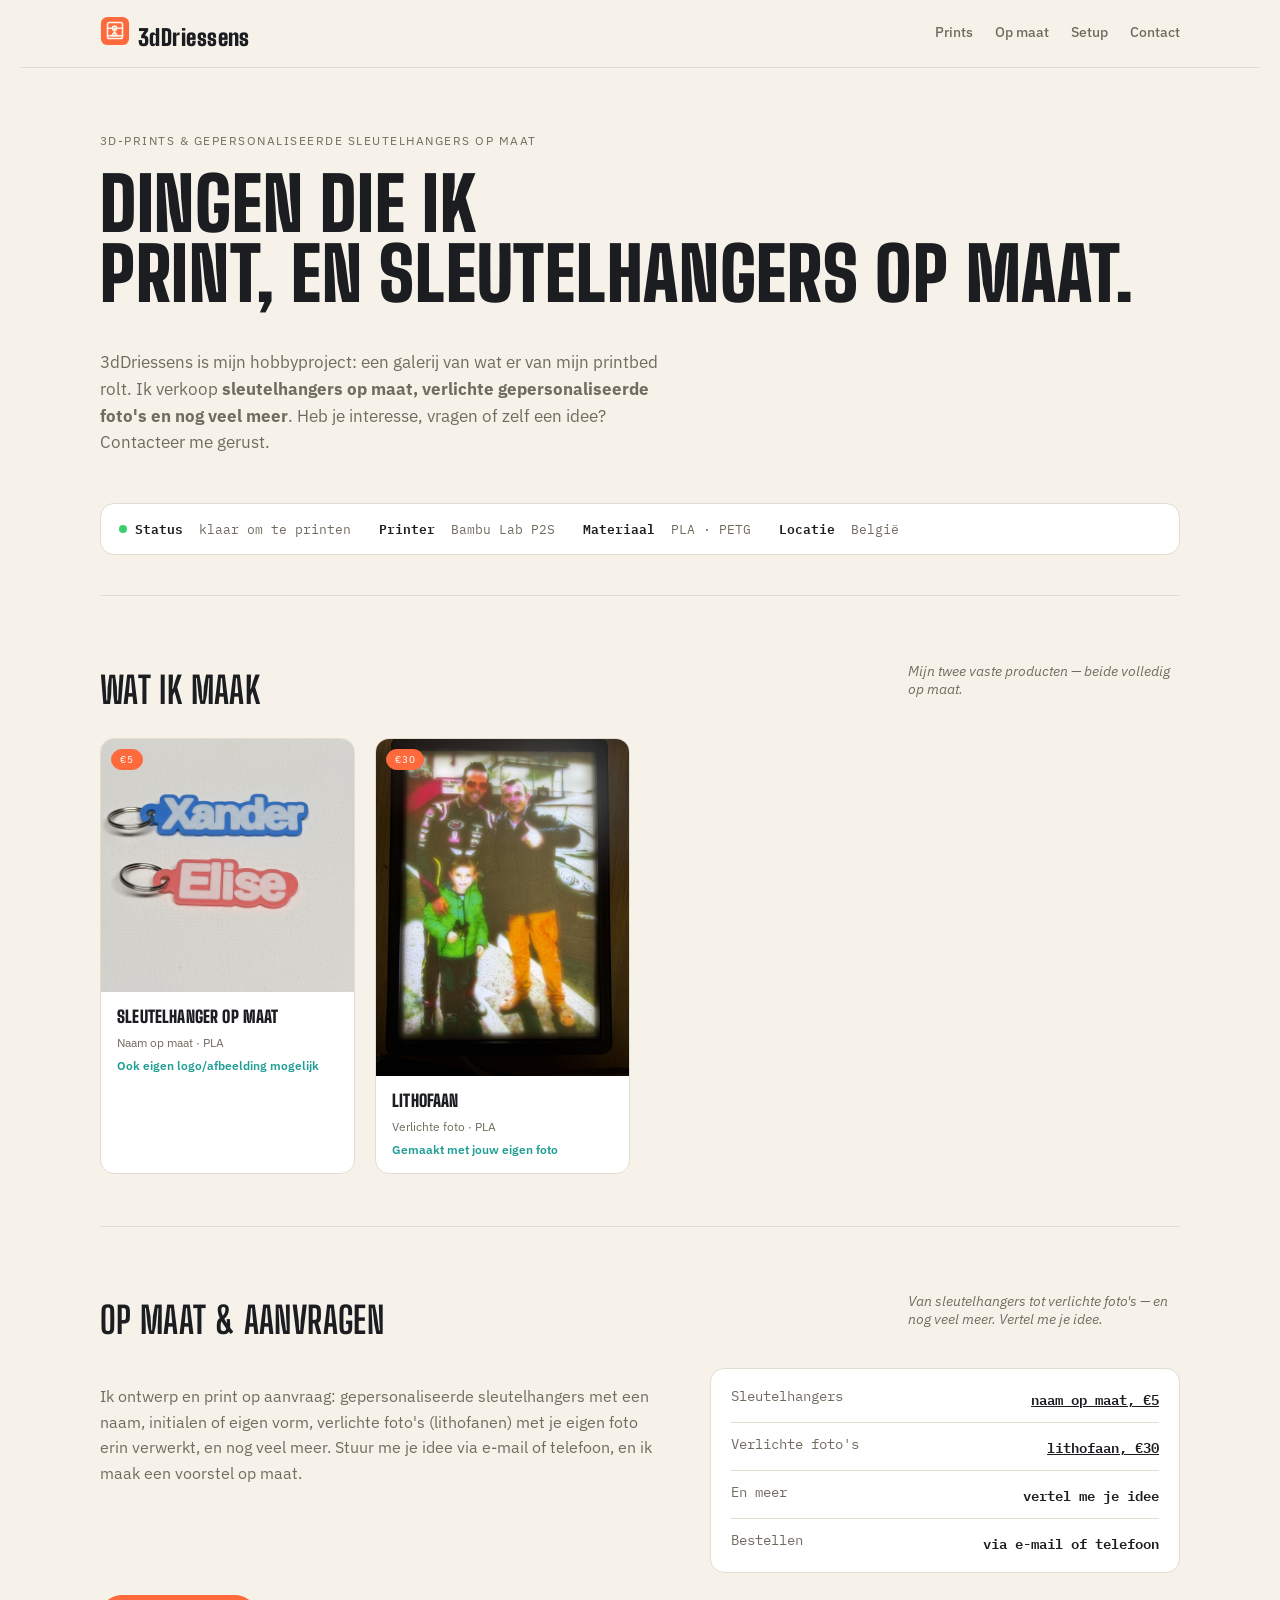
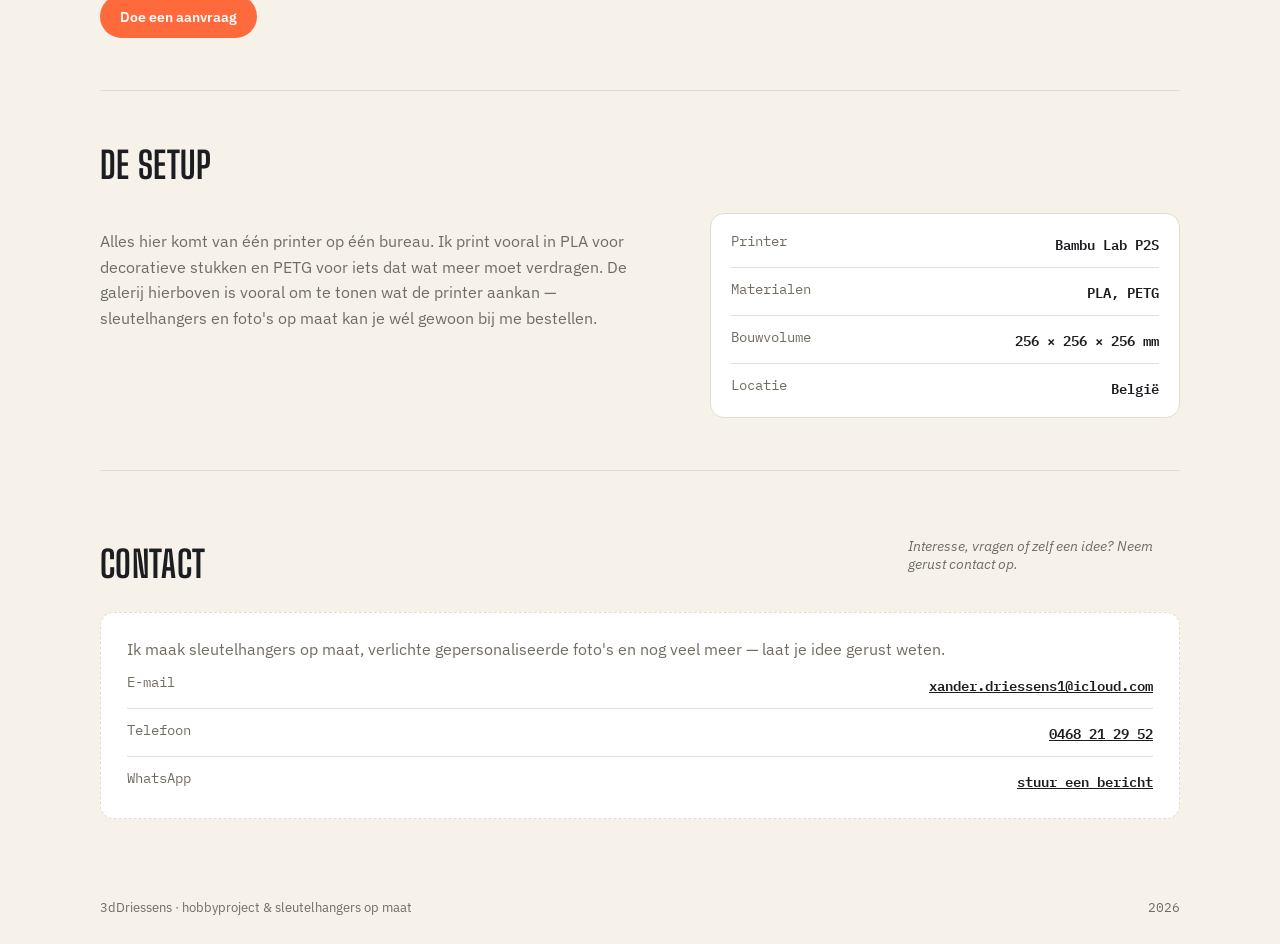
<file: index.html>
<!doctype html>
<html lang="nl">
<head>
<meta charset="UTF-8">
<meta name="viewport" content="width=device-width, initial-scale=1">
<title>3dDriessens</title>
<meta name="description" content="Persoonlijke 3D-printgalerij van 3dDriessens: sleutelhangers op maat, verlichte gepersonaliseerde foto's en meer.">
<meta property="og:type" content="website">
<meta property="og:url" content="https://3ddriessens.github.io/">
<meta property="og:title" content="3dDriessens — Sleutelhangers & verlichte foto's op maat">
<meta property="og:description" content="Persoonlijke 3D-prints uit België: gepersonaliseerde sleutelhangers en verlichte foto's (lithofanen), volledig op maat.">
<meta property="og:image" content="https://3ddriessens.github.io/images/og-image.jpg">
<meta property="og:image:width" content="1200">
<meta property="og:image:height" content="630">
<meta name="twitter:card" content="summary_large_image">
<link rel="preconnect" href="https://fonts.googleapis.com">
<link href="https://fonts.googleapis.com/css2?family=Big+Shoulders+Display:wght@700;900&family=IBM+Plex+Sans:wght@400;500;600&family=IBM+Plex+Mono:wght@400;500&display=swap" rel="stylesheet">
<link rel="stylesheet" href="style.css">
<link rel="icon" href="favicon.svg" type="image/svg+xml">
<link rel="alternate icon" href="favicon-32.png">
<link rel="apple-touch-icon" href="favicon-180.png">
</head>
<body>

<header class="site">
  <div class="wrap nav">
    <div class="brand">
      <svg class="logo" viewBox="0 0 64 64" width="30" height="30" aria-hidden="true"><rect x="2" y="2" width="60" height="60" rx="14" fill="#ff6a3d"/><g fill="none" stroke="#f6f2ea" stroke-width="3.4" stroke-linecap="round" stroke-linejoin="round"><rect x="16" y="14" width="32" height="34" rx="4"/><path d="M16 26 H48"/><rect x="27" y="22" width="8" height="8" rx="1.5"/><path d="M31 30 V38"/><path d="M16 42 H48"/><path d="M25 42 L31 34 L37 42 Z"/></g></svg>
      <strong>3dDriessens</strong>
    </div>
    <nav class="navlinks">
      <a href="#prints">Prints</a>
      <a href="#op-maat">Op maat</a>
      <a href="#setup">Setup</a>
      <a href="#contact">Contact</a>
    </nav>
  </div>
</header>

<main class="wrap">
  <section class="hero">
    <div class="eyebrow">3D-prints &amp; gepersonaliseerde sleutelhangers op maat</div>
    <h1>Dingen die ik<br>print, en sleutel&shy;hangers op maat.</h1>
    <p class="lede">3dDriessens is mijn hobbyproject: een galerij van wat er van mijn printbed rolt. Ik verkoop <strong>sleutelhangers op maat, verlichte gepersonaliseerde foto's en nog veel meer</strong>. Heb je interesse, vragen of zelf een idee? Contacteer me gerust.</p>
    <div class="statusbar mono">
      <span class="item"><span class="dot on"></span><b>Status</b>&nbsp;klaar om te printen</span>
      <span class="item"><b>Printer</b>&nbsp;Bambu Lab P2S</span>
      <span class="item"><b>Materiaal</b>&nbsp;PLA · PETG</span>
      <span class="item"><b>Locatie</b>&nbsp;België</span>
    </div>
  </section>

  <section id="prints">
    <div class="sec-head">
      <h2>Wat ik maak</h2>
      <p class="sec-note">Mijn twee vaste producten — beide volledig op maat.</p>
    </div>
    <div class="grid">

      <a class="card" href="product-sleutelhanger.html">
        <div class="thumb">
          <span class="badge" style="background:var(--accent);color:var(--accent-ink);border-color:var(--accent);">&euro;5</span>
          <img src="images/sleutelhanger-1.jpg" alt="Sleutelhangers op maat met de namen Xander en Elise">
        </div>
        <div class="card-body">
          <h3>Sleutelhanger op maat</h3>
          <div class="spec">Naam op maat &middot; PLA</div>
          <div class="spec" style="color:var(--accent-2);font-weight:600;">Ook eigen logo/afbeelding mogelijk</div>
        </div>
      </a>

      <a class="card" href="product-lithofaan.html">
        <div class="thumb">
          <span class="badge" style="background:var(--accent);color:var(--accent-ink);border-color:var(--accent);">&euro;30</span>
          <img src="images/lithofaan-1.jpg" alt="Verlichte lithofaan met een persoonlijke foto">
        </div>
        <div class="card-body">
          <h3>Lithofaan</h3>
          <div class="spec">Verlichte foto &middot; PLA</div>
          <div class="spec" style="color:var(--accent-2);font-weight:600;">Gemaakt met jouw eigen foto</div>
        </div>
      </a>

    </div>
  </section>

  <section id="op-maat">
    <div class="sec-head">
      <h2>Op maat &amp; aanvragen</h2>
      <p class="sec-note">Van sleutelhangers tot verlichte foto's — en nog veel meer. Vertel me je idee.</p>
    </div>
    <div class="setup">
      <p>Ik ontwerp en print op aanvraag: gepersonaliseerde sleutelhangers met een naam, initialen of eigen vorm, verlichte foto's (lithofanen) met je eigen foto erin verwerkt, en nog veel meer. Stuur me je idee via e-mail of telefoon, en ik maak een voorstel op maat.</p>
      <div class="spec-table mono">
        <div class="spec-row"><span>Sleutelhangers</span><span><a href="product-sleutelhanger.html">naam op maat, &euro;5</a></span></div>
        <div class="spec-row"><span>Verlichte foto's</span><span><a href="product-lithofaan.html">lithofaan, &euro;30</a></span></div>
        <div class="spec-row"><span>En meer</span><span>vertel me je idee</span></div>
        <div class="spec-row"><span>Bestellen</span><span>via e-mail of telefoon</span></div>
      </div>
    </div>
    <a href="#contact" class="btn">Doe een aanvraag</a>
  </section>

  <section id="setup">
    <div class="sec-head">
      <h2>De setup</h2>
    </div>
    <div class="setup">
      <p>Alles hier komt van één printer op één bureau. Ik print vooral in PLA voor decoratieve stukken en PETG voor iets dat wat meer moet verdragen. De galerij hierboven is vooral om te tonen wat de printer aankan — sleutelhangers en foto's op maat kan je wél gewoon bij me bestellen.</p>
      <div class="spec-table mono">
        <div class="spec-row"><span>Printer</span><span>Bambu Lab P2S</span></div>
        <div class="spec-row"><span>Materialen</span><span>PLA, PETG</span></div>
        <div class="spec-row"><span>Bouwvolume</span><span>256 × 256 × 256 mm</span></div>
        <div class="spec-row"><span>Locatie</span><span>België</span></div>
      </div>
    </div>
  </section>

  <section id="contact">
    <div class="sec-head">
      <h2>Contact</h2>
      <p class="sec-note">Interesse, vragen of zelf een idee? Neem gerust contact op.</p>
    </div>
    <div class="contact-box">
      <p>Ik maak sleutelhangers op maat, verlichte gepersonaliseerde foto's en nog veel meer — laat je idee gerust weten.</p>
      <div class="spec-table mono" style="border:none;background:transparent;padding:0;margin-top:4px;">
        <div class="spec-row"><span>E-mail</span><span><a href="mailto:xander.driessens1@icloud.com">xander.driessens1@icloud.com</a></span></div>
        <div class="spec-row"><span>Telefoon</span><span><a href="tel:+32468212952">0468 21 29 52</a></span></div>
        <div class="spec-row"><span>WhatsApp</span><span><a href="https://wa.me/32468212952" target="_blank" rel="noopener">stuur een bericht</a></span></div>
      </div>
    </div>
  </section>
</main>

<footer class="wrap">
  <span>3dDriessens · hobbyproject &amp; sleutelhangers op maat</span>
  <span class="mono">2026</span>
</footer>

</body>
</html>
</file>
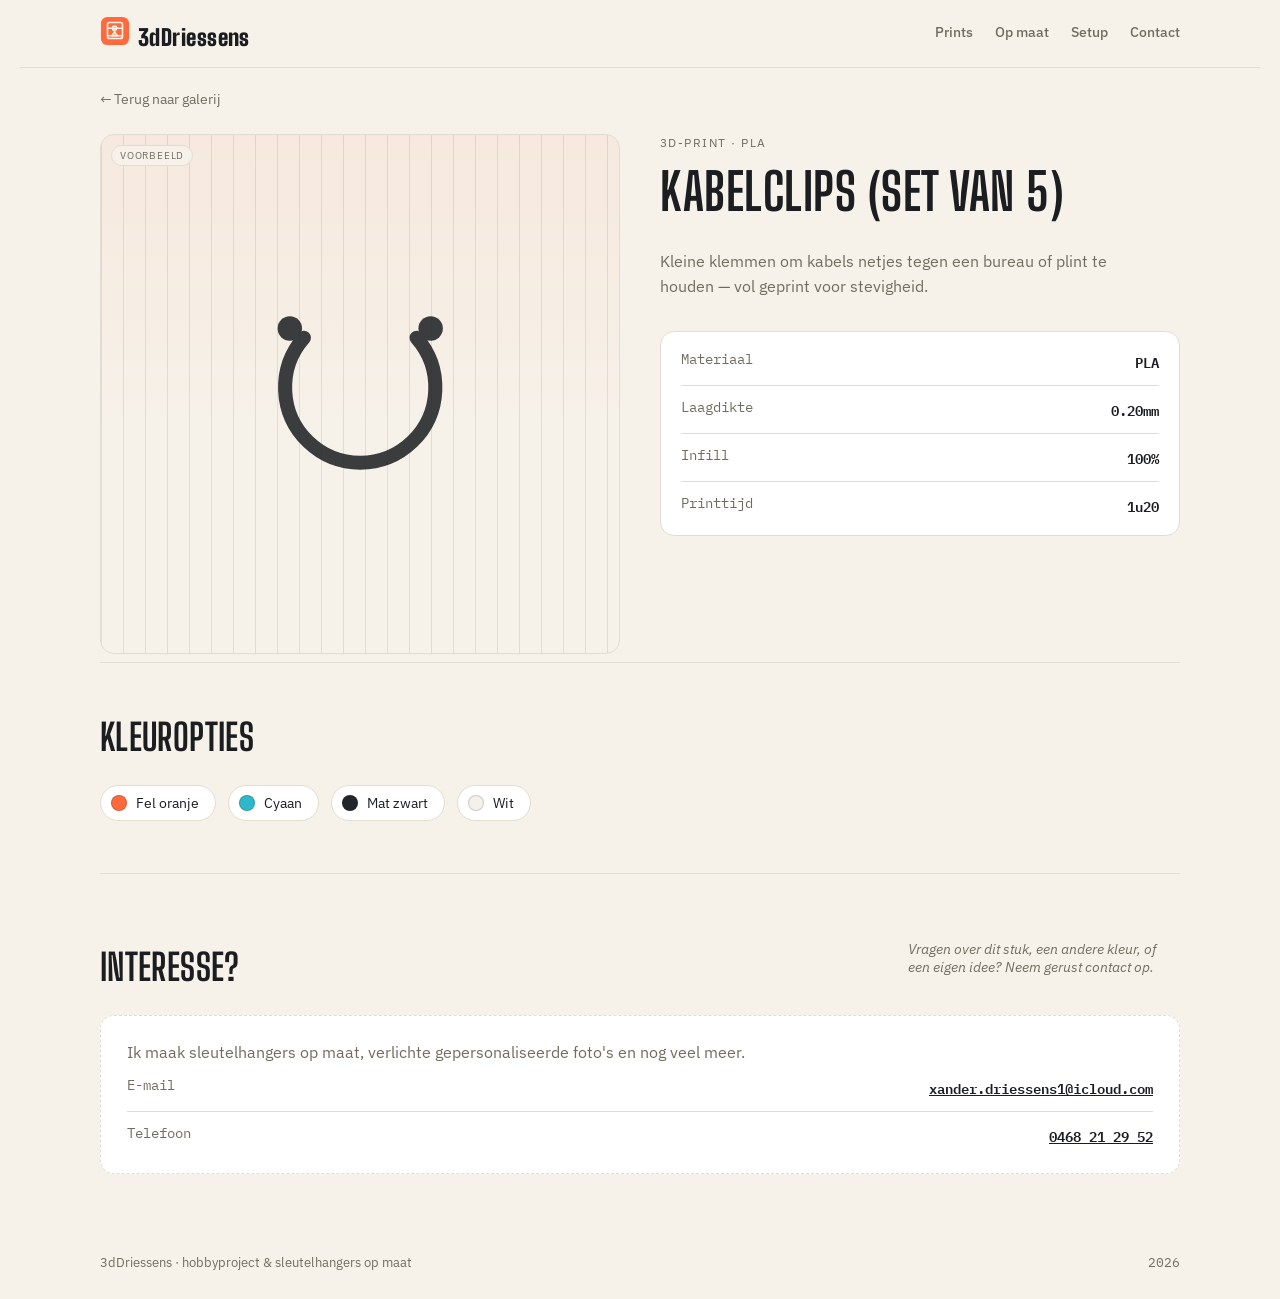
<file: product-kabelclips.html>
<!doctype html>
<html lang="nl">
<head>
<meta charset="UTF-8">
<meta name="viewport" content="width=device-width, initial-scale=1">
<title>Kabelclips (set van 5) — 3dDriessens</title>
<meta name="description" content="Kleine klemmen om kabels netjes tegen een bureau of plint te houden — vol geprint voor stevigheid.">
<link rel="preconnect" href="https://fonts.googleapis.com">
<link href="https://fonts.googleapis.com/css2?family=Big+Shoulders+Display:wght@700;900&family=IBM+Plex+Sans:wght@400;500;600&family=IBM+Plex+Mono:wght@400;500&display=swap" rel="stylesheet">
<link rel="stylesheet" href="style.css">
<link rel="icon" href="favicon.svg" type="image/svg+xml">
<link rel="alternate icon" href="favicon-32.png">
<link rel="apple-touch-icon" href="favicon-180.png">
</head>
<body>

<header class="site">
  <div class="wrap nav">
    <div class="brand">
      <svg class="logo" viewBox="0 0 64 64" width="30" height="30" aria-hidden="true"><rect x="2" y="2" width="60" height="60" rx="14" fill="#ff6a3d"/><g fill="none" stroke="#f6f2ea" stroke-width="3.4" stroke-linecap="round" stroke-linejoin="round"><rect x="16" y="14" width="32" height="34" rx="4"/><path d="M16 26 H48"/><rect x="27" y="22" width="8" height="8" rx="1.5"/><path d="M31 30 V38"/><path d="M16 42 H48"/><path d="M25 42 L31 34 L37 42 Z"/></g></svg>
      <strong>3dDriessens</strong>
    </div>
    <nav class="navlinks">
      <a href="index.html#prints">Prints</a>
      <a href="index.html#op-maat">Op maat</a>
      <a href="index.html#setup">Setup</a>
      <a href="index.html#contact">Contact</a>
    </nav>
  </div>
</header>

<main class="wrap">
  <a class="back-link" href="index.html">&larr; Terug naar galerij</a>

  <section class="detail-hero">
    <div class="detail-image">
      <span class="badge">voorbeeld</span>
      <svg viewBox="0 0 64 64" fill="none" stroke-width="3" stroke-linecap="round" stroke-linejoin="round">
        <path d="M20 20 A16 16 0 1 0 44 20"/>
            <circle cx="17" cy="18" r="2.6" fill="currentColor" stroke="none"/>
            <circle cx="47" cy="18" r="2.6" fill="currentColor" stroke="none"/>
      </svg>
    </div>
    <div class="detail-info">
      <div class="eyebrow">3D-print · PLA</div>
      <h1>Kabelclips (set van 5)</h1>
      <p class="lede">Kleine klemmen om kabels netjes tegen een bureau of plint te houden — vol geprint voor stevigheid.</p>
      <div class="spec-table mono">
        <div class="spec-row"><span>Materiaal</span><span>PLA</span></div>
        <div class="spec-row"><span>Laagdikte</span><span>0.20mm</span></div>
        <div class="spec-row"><span>Infill</span><span>100%</span></div>
        <div class="spec-row"><span>Printtijd</span><span>1u20</span></div>
      </div>
    </div>
  </section>

  <section>
    <div class="sec-head">
      <h2>Kleuropties</h2>
    </div>
    <div class="color-grid">
      <div class="color-chip"><span class="chip-dot" style="background:#ff6a3d"></span>Fel oranje</div>
      <div class="color-chip"><span class="chip-dot" style="background:#2fb8c9"></span>Cyaan</div>
      <div class="color-chip"><span class="chip-dot" style="background:#22252a"></span>Mat zwart</div>
      <div class="color-chip"><span class="chip-dot" style="background:#f4f1ea"></span>Wit</div>
    </div>
    
  </section>

  <section id="contact">
    <div class="sec-head">
      <h2>Interesse?</h2>
      <p class="sec-note">Vragen over dit stuk, een andere kleur, of een eigen idee? Neem gerust contact op.</p>
    </div>
    <div class="contact-box">
      <p>Ik maak sleutelhangers op maat, verlichte gepersonaliseerde foto's en nog veel meer.</p>
      <div class="spec-table mono" style="border:none;background:transparent;padding:0;margin-top:4px;">
        <div class="spec-row"><span>E-mail</span><span><a href="mailto:xander.driessens1@icloud.com">xander.driessens1@icloud.com</a></span></div>
        <div class="spec-row"><span>Telefoon</span><span><a href="tel:+32468212952">0468 21 29 52</a></span></div>
      </div>
    </div>
  </section>
</main>

<footer class="wrap">
  <span>3dDriessens · hobbyproject &amp; sleutelhangers op maat</span>
  <span class="mono">2026</span>
</footer>

</body>
</html>
</file>
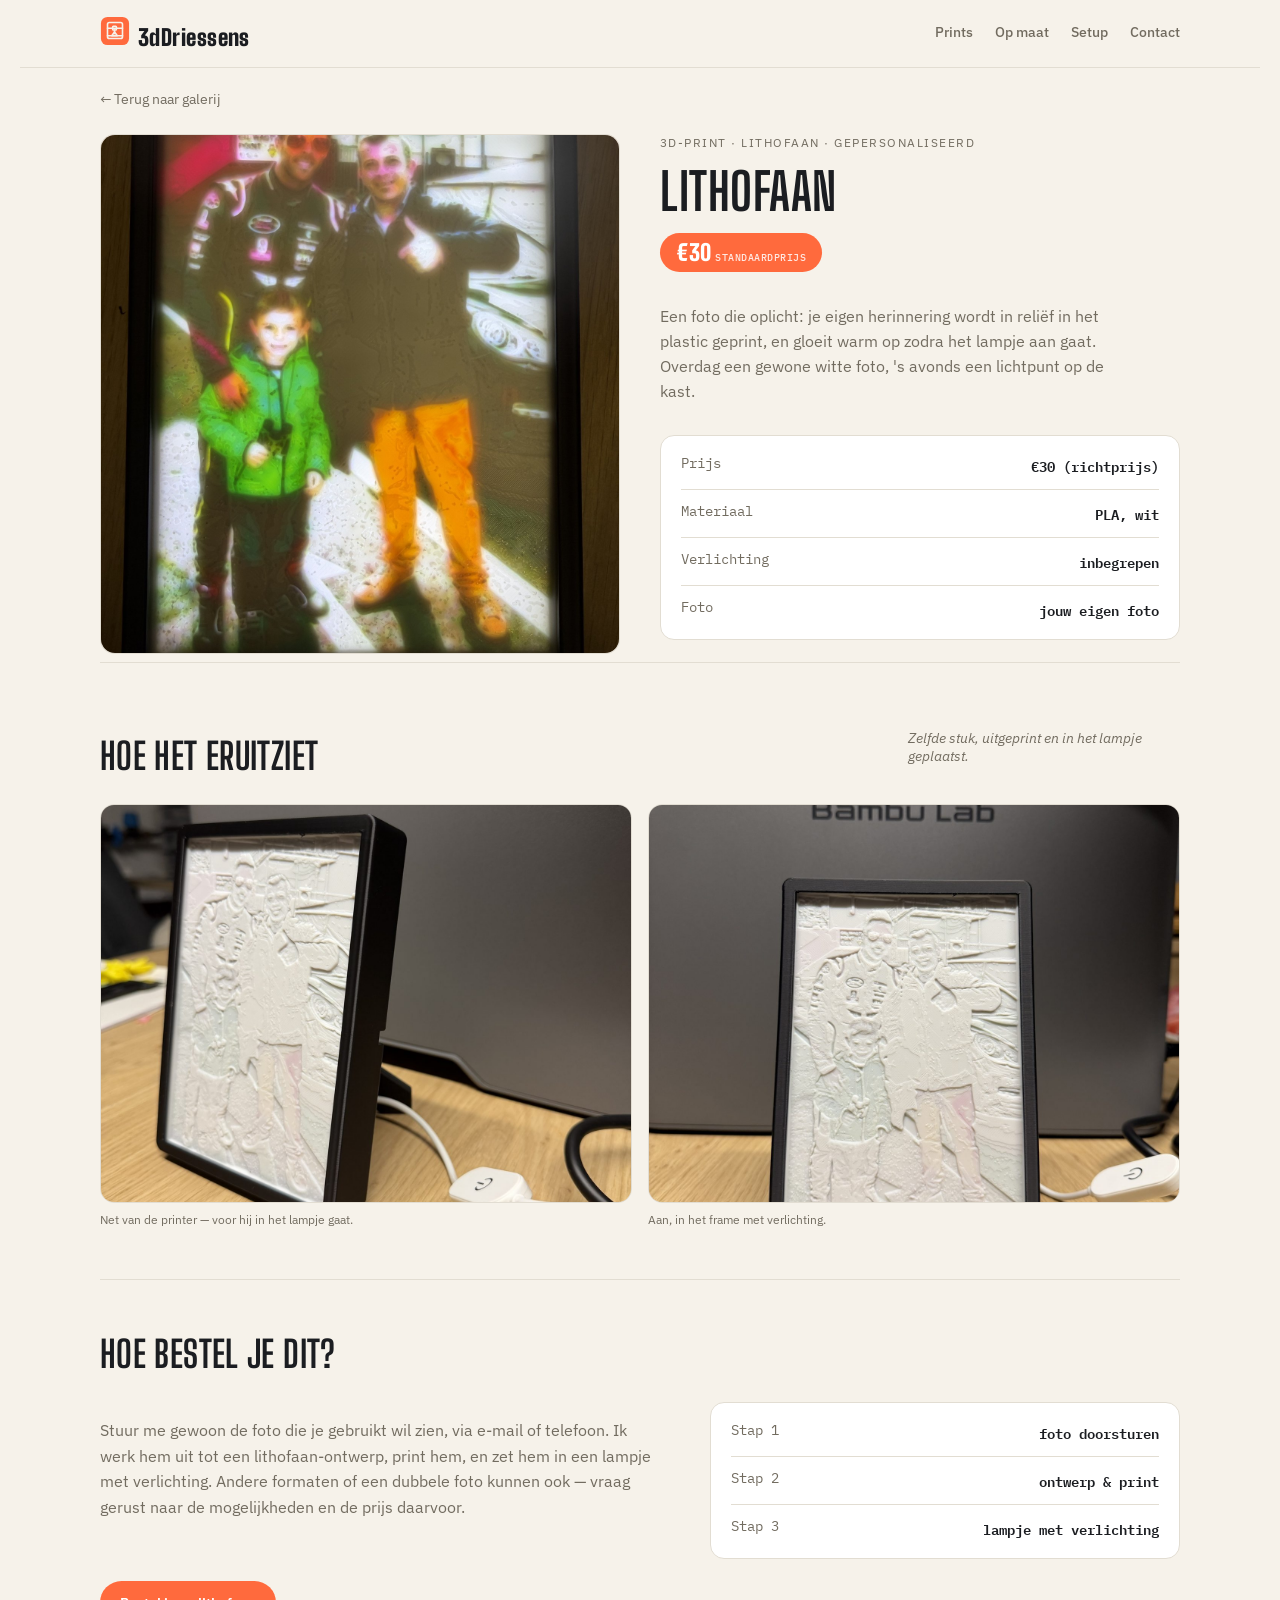
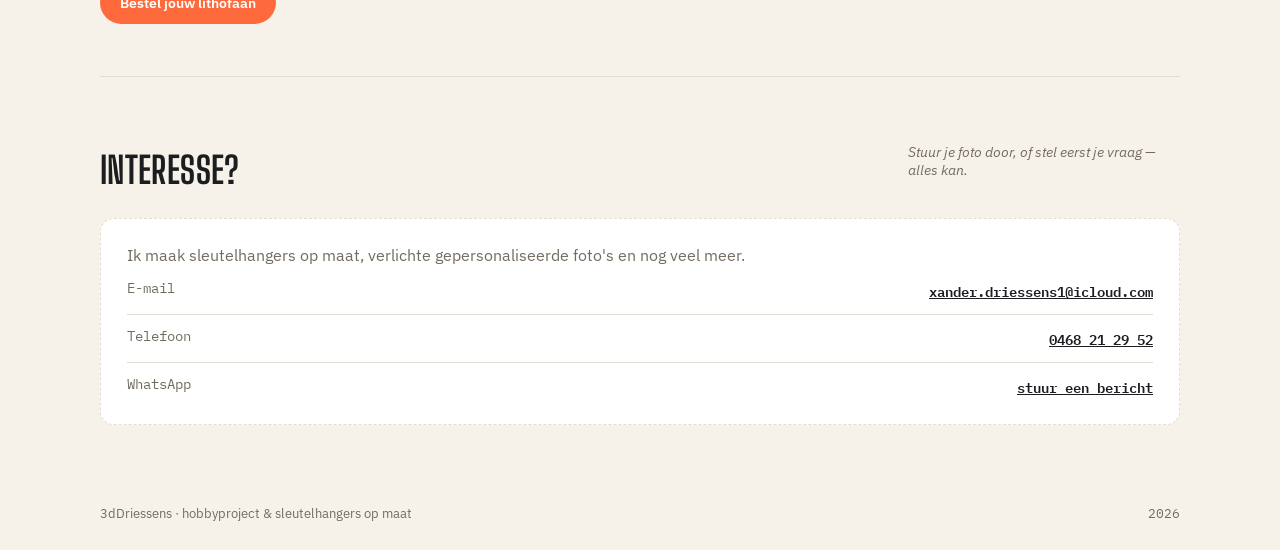
<file: product-lithofaan.html>
<!doctype html>
<html lang="nl">
<head>
<meta charset="UTF-8">
<meta name="viewport" content="width=device-width, initial-scale=1">
<title>Lithofaan — 3dDriessens</title>
<meta name="description" content="Een verlichte lithofaan van je eigen foto, 3D-geprint met ingebouwde verlichting. Vanaf €30.">
<meta property="og:type" content="website">
<meta property="og:url" content="https://3ddriessens.github.io/product-lithofaan.html">
<meta property="og:title" content="Lithofaan — 3dDriessens">
<meta property="og:description" content="Een verlichte lithofaan van je eigen foto, 3D-geprint met ingebouwde verlichting. Vanaf €30.">
<meta property="og:image" content="https://3ddriessens.github.io/images/og-image.jpg">
<meta property="og:image:width" content="1200">
<meta property="og:image:height" content="630">
<meta name="twitter:card" content="summary_large_image">
<link rel="preconnect" href="https://fonts.googleapis.com">
<link href="https://fonts.googleapis.com/css2?family=Big+Shoulders+Display:wght@700;900&family=IBM+Plex+Sans:wght@400;500;600&family=IBM+Plex+Mono:wght@400;500&display=swap" rel="stylesheet">
<link rel="stylesheet" href="style.css">
<link rel="icon" href="favicon.svg" type="image/svg+xml">
<link rel="alternate icon" href="favicon-32.png">
<link rel="apple-touch-icon" href="favicon-180.png">
</head>
<body>

<header class="site">
  <div class="wrap nav">
    <div class="brand">
      <svg class="logo" viewBox="0 0 64 64" width="30" height="30" aria-hidden="true"><rect x="2" y="2" width="60" height="60" rx="14" fill="#ff6a3d"/><g fill="none" stroke="#f6f2ea" stroke-width="3.4" stroke-linecap="round" stroke-linejoin="round"><rect x="16" y="14" width="32" height="34" rx="4"/><path d="M16 26 H48"/><rect x="27" y="22" width="8" height="8" rx="1.5"/><path d="M31 30 V38"/><path d="M16 42 H48"/><path d="M25 42 L31 34 L37 42 Z"/></g></svg>
      <strong>3dDriessens</strong>
    </div>
    <nav class="navlinks">
      <a href="index.html#prints">Prints</a>
      <a href="index.html#op-maat">Op maat</a>
      <a href="index.html#setup">Setup</a>
      <a href="index.html#contact">Contact</a>
    </nav>
  </div>
</header>

<main class="wrap">
  <a class="back-link" href="index.html">&larr; Terug naar galerij</a>

  <section class="detail-hero">
    <div class="detail-image">
      <img src="images/lithofaan-1.jpg" alt="Verlichte lithofaan met een persoonlijke foto, in het donker">
    </div>
    <div class="detail-info">
      <div class="eyebrow">3D-print &middot; lithofaan &middot; gepersonaliseerd</div>
      <h1>Lithofaan</h1>
      <div class="price-tag">&euro;30 <small>standaardprijs</small></div>
      <p class="lede">Een foto die oplicht: je eigen herinnering wordt in reliëf in het plastic geprint, en gloeit warm op zodra het lampje aan gaat. Overdag een gewone witte foto, 's avonds een lichtpunt op de kast.</p>
      <div class="spec-table mono">
        <div class="spec-row"><span>Prijs</span><span>&euro;30 (richtprijs)</span></div>
        <div class="spec-row"><span>Materiaal</span><span>PLA, wit</span></div>
        <div class="spec-row"><span>Verlichting</span><span>inbegrepen</span></div>
        <div class="spec-row"><span>Foto</span><span>jouw eigen foto</span></div>
      </div>
    </div>
  </section>

  <section>
    <div class="sec-head">
      <h2>Hoe het eruitziet</h2>
      <p class="sec-note">Zelfde stuk, uitgeprint en in het lampje geplaatst.</p>
    </div>
    <div class="photo-strip">
      <figure>
        <img src="images/lithofaan-2.jpg" alt="De 3D-geprinte lithofaan, uitgelicht naast de printer">
        <figcaption>Net van de printer — voor hij in het lampje gaat.</figcaption>
      </figure>
      <figure>
        <img src="images/lithofaan-3.jpg" alt="De lithofaan in het lampje, aan naast de Bambu Lab printer">
        <figcaption>Aan, in het frame met verlichting.</figcaption>
      </figure>
    </div>
  </section>

  <section>
    <div class="sec-head">
      <h2>Hoe bestel je dit?</h2>
    </div>
    <div class="setup">
      <p>Stuur me gewoon de foto die je gebruikt wil zien, via e-mail of telefoon. Ik werk hem uit tot een lithofaan-ontwerp, print hem, en zet hem in een lampje met verlichting. Andere formaten of een dubbele foto kunnen ook — vraag gerust naar de mogelijkheden en de prijs daarvoor.</p>
      <div class="spec-table mono">
        <div class="spec-row"><span>Stap 1</span><span>foto doorsturen</span></div>
        <div class="spec-row"><span>Stap 2</span><span>ontwerp &amp; print</span></div>
        <div class="spec-row"><span>Stap 3</span><span>lampje met verlichting</span></div>
      </div>
    </div>
    <a href="#contact" class="btn">Bestel jouw lithofaan</a>
  </section>

  <section id="contact">
    <div class="sec-head">
      <h2>Interesse?</h2>
      <p class="sec-note">Stuur je foto door, of stel eerst je vraag — alles kan.</p>
    </div>
    <div class="contact-box">
      <p>Ik maak sleutelhangers op maat, verlichte gepersonaliseerde foto's en nog veel meer.</p>
      <div class="spec-table mono" style="border:none;background:transparent;padding:0;margin-top:4px;">
        <div class="spec-row"><span>E-mail</span><span><a href="mailto:xander.driessens1@icloud.com">xander.driessens1@icloud.com</a></span></div>
        <div class="spec-row"><span>Telefoon</span><span><a href="tel:+32468212952">0468 21 29 52</a></span></div>
        <div class="spec-row"><span>WhatsApp</span><span><a href="https://wa.me/32468212952" target="_blank" rel="noopener">stuur een bericht</a></span></div>
      </div>
    </div>
  </section>
</main>

<footer class="wrap">
  <span>3dDriessens &middot; hobbyproject &amp; sleutelhangers op maat</span>
  <span class="mono">2026</span>
</footer>

</body>
</html>
</file>
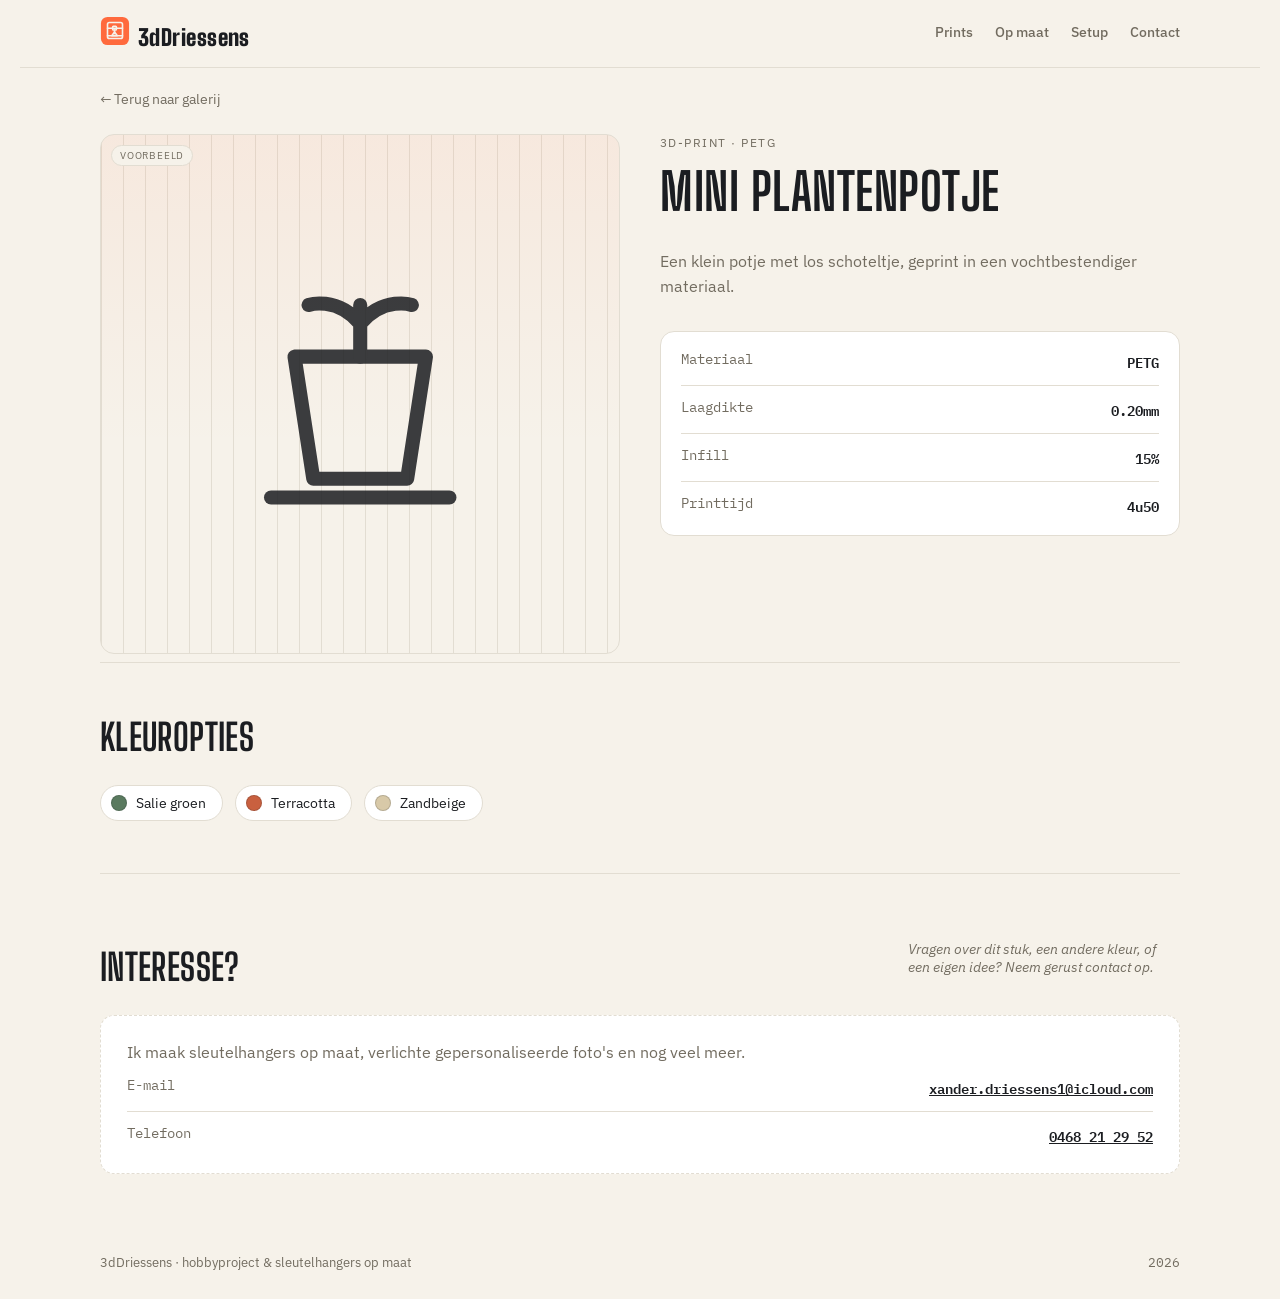
<file: product-plantenpotje.html>
<!doctype html>
<html lang="nl">
<head>
<meta charset="UTF-8">
<meta name="viewport" content="width=device-width, initial-scale=1">
<title>Mini plantenpotje — 3dDriessens</title>
<meta name="description" content="Een klein potje met los schoteltje, geprint in een vochtbestendiger materiaal.">
<link rel="preconnect" href="https://fonts.googleapis.com">
<link href="https://fonts.googleapis.com/css2?family=Big+Shoulders+Display:wght@700;900&family=IBM+Plex+Sans:wght@400;500;600&family=IBM+Plex+Mono:wght@400;500&display=swap" rel="stylesheet">
<link rel="stylesheet" href="style.css">
<link rel="icon" href="favicon.svg" type="image/svg+xml">
<link rel="alternate icon" href="favicon-32.png">
<link rel="apple-touch-icon" href="favicon-180.png">
</head>
<body>

<header class="site">
  <div class="wrap nav">
    <div class="brand">
      <svg class="logo" viewBox="0 0 64 64" width="30" height="30" aria-hidden="true"><rect x="2" y="2" width="60" height="60" rx="14" fill="#ff6a3d"/><g fill="none" stroke="#f6f2ea" stroke-width="3.4" stroke-linecap="round" stroke-linejoin="round"><rect x="16" y="14" width="32" height="34" rx="4"/><path d="M16 26 H48"/><rect x="27" y="22" width="8" height="8" rx="1.5"/><path d="M31 30 V38"/><path d="M16 42 H48"/><path d="M25 42 L31 34 L37 42 Z"/></g></svg>
      <strong>3dDriessens</strong>
    </div>
    <nav class="navlinks">
      <a href="index.html#prints">Prints</a>
      <a href="index.html#op-maat">Op maat</a>
      <a href="index.html#setup">Setup</a>
      <a href="index.html#contact">Contact</a>
    </nav>
  </div>
</header>

<main class="wrap">
  <a class="back-link" href="index.html">&larr; Terug naar galerij</a>

  <section class="detail-hero">
    <div class="detail-image">
      <span class="badge">voorbeeld</span>
      <svg viewBox="0 0 64 64" fill="none" stroke-width="3" stroke-linecap="round" stroke-linejoin="round">
        <path d="M18 24 H46 L42 50 H22 Z"/>
            <path d="M13 54 H51"/>
            <path d="M32 24 V13 M32 17 C27 11 21 13 21 13 M32 17 C37 11 43 13 43 13"/>
      </svg>
    </div>
    <div class="detail-info">
      <div class="eyebrow">3D-print · PETG</div>
      <h1>Mini plantenpotje</h1>
      <p class="lede">Een klein potje met los schoteltje, geprint in een vochtbestendiger materiaal.</p>
      <div class="spec-table mono">
        <div class="spec-row"><span>Materiaal</span><span>PETG</span></div>
        <div class="spec-row"><span>Laagdikte</span><span>0.20mm</span></div>
        <div class="spec-row"><span>Infill</span><span>15%</span></div>
        <div class="spec-row"><span>Printtijd</span><span>4u50</span></div>
      </div>
    </div>
  </section>

  <section>
    <div class="sec-head">
      <h2>Kleuropties</h2>
    </div>
    <div class="color-grid">
      <div class="color-chip"><span class="chip-dot" style="background:#5a7a5f"></span>Salie groen</div>
      <div class="color-chip"><span class="chip-dot" style="background:#c9603f"></span>Terracotta</div>
      <div class="color-chip"><span class="chip-dot" style="background:#d8c9a8"></span>Zandbeige</div>
    </div>
    
  </section>

  <section id="contact">
    <div class="sec-head">
      <h2>Interesse?</h2>
      <p class="sec-note">Vragen over dit stuk, een andere kleur, of een eigen idee? Neem gerust contact op.</p>
    </div>
    <div class="contact-box">
      <p>Ik maak sleutelhangers op maat, verlichte gepersonaliseerde foto's en nog veel meer.</p>
      <div class="spec-table mono" style="border:none;background:transparent;padding:0;margin-top:4px;">
        <div class="spec-row"><span>E-mail</span><span><a href="mailto:xander.driessens1@icloud.com">xander.driessens1@icloud.com</a></span></div>
        <div class="spec-row"><span>Telefoon</span><span><a href="tel:+32468212952">0468 21 29 52</a></span></div>
      </div>
    </div>
  </section>
</main>

<footer class="wrap">
  <span>3dDriessens · hobbyproject &amp; sleutelhangers op maat</span>
  <span class="mono">2026</span>
</footer>

</body>
</html>
</file>
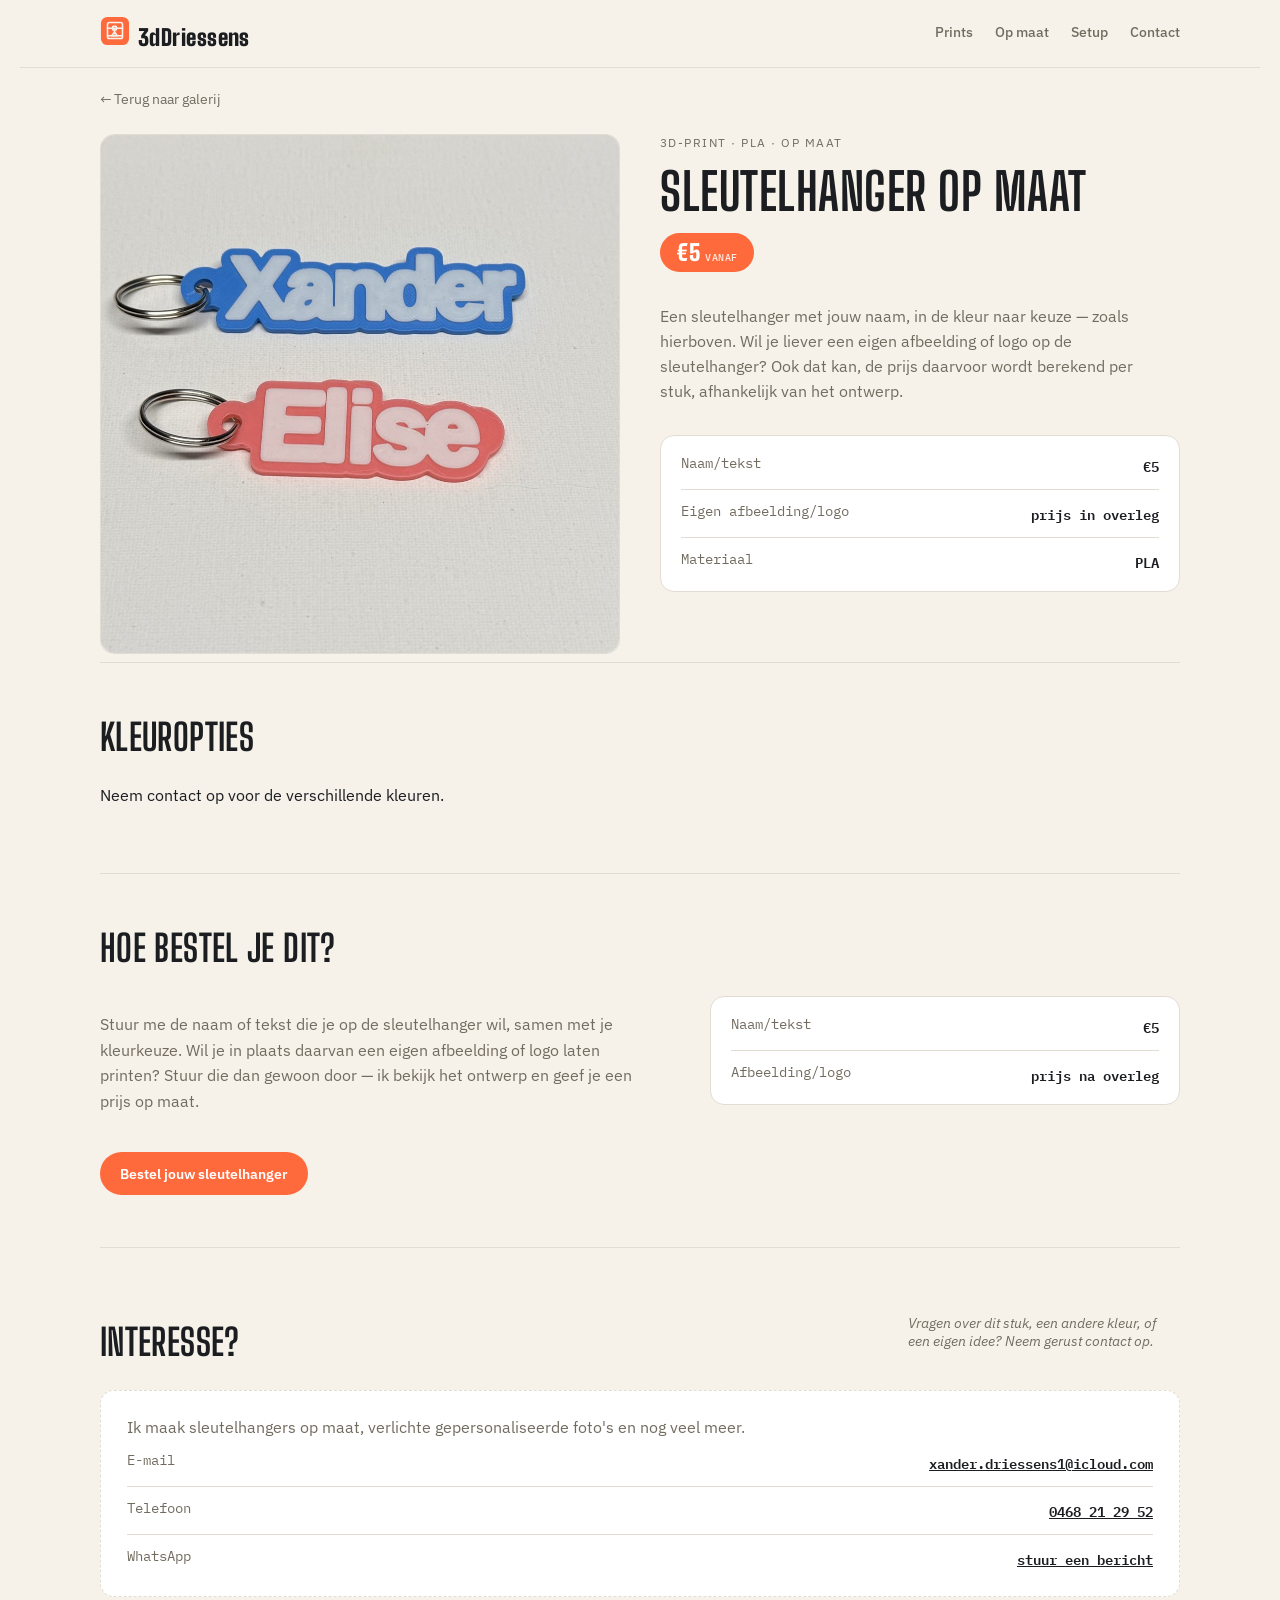
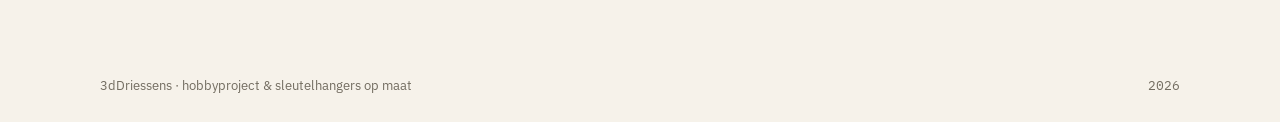
<file: product-sleutelhanger.html>
<!doctype html>
<html lang="nl">
<head>
<meta charset="UTF-8">
<meta name="viewport" content="width=device-width, initial-scale=1">
<title>Sleutelhanger op maat — 3dDriessens</title>
<meta name="description" content="Gepersonaliseerde sleutelhanger met naam, vanaf €5. Ook eigen afbeeldingen of logo's mogelijk, prijs in overleg per stuk.">
<meta property="og:type" content="website">
<meta property="og:url" content="https://3ddriessens.github.io/product-sleutelhanger.html">
<meta property="og:title" content="Sleutelhanger op maat — 3dDriessens">
<meta property="og:description" content="Gepersonaliseerde sleutelhanger met naam, vanaf €5. Ook eigen afbeeldingen of logo's mogelijk, prijs in overleg per stuk.">
<meta property="og:image" content="https://3ddriessens.github.io/images/og-image.jpg">
<meta property="og:image:width" content="1200">
<meta property="og:image:height" content="630">
<meta name="twitter:card" content="summary_large_image">
<link rel="preconnect" href="https://fonts.googleapis.com">
<link href="https://fonts.googleapis.com/css2?family=Big+Shoulders+Display:wght@700;900&family=IBM+Plex+Sans:wght@400;500;600&family=IBM+Plex+Mono:wght@400;500&display=swap" rel="stylesheet">
<link rel="stylesheet" href="style.css">
<link rel="icon" href="favicon.svg" type="image/svg+xml">
<link rel="alternate icon" href="favicon-32.png">
<link rel="apple-touch-icon" href="favicon-180.png">
</head>
<body>

<header class="site">
  <div class="wrap nav">
    <div class="brand">
      <svg class="logo" viewBox="0 0 64 64" width="30" height="30" aria-hidden="true"><rect x="2" y="2" width="60" height="60" rx="14" fill="#ff6a3d"/><g fill="none" stroke="#f6f2ea" stroke-width="3.4" stroke-linecap="round" stroke-linejoin="round"><rect x="16" y="14" width="32" height="34" rx="4"/><path d="M16 26 H48"/><rect x="27" y="22" width="8" height="8" rx="1.5"/><path d="M31 30 V38"/><path d="M16 42 H48"/><path d="M25 42 L31 34 L37 42 Z"/></g></svg>
      <strong>3dDriessens</strong>
    </div>
    <nav class="navlinks">
      <a href="index.html#prints">Prints</a>
      <a href="index.html#op-maat">Op maat</a>
      <a href="index.html#setup">Setup</a>
      <a href="index.html#contact">Contact</a>
    </nav>
  </div>
</header>

<main class="wrap">
  <a class="back-link" href="index.html">&larr; Terug naar galerij</a>

  <section class="detail-hero">
    <div class="detail-image">
      <img src="images/sleutelhanger-1.jpg" alt="Sleutelhangers op maat met de namen Xander en Elise">
    </div>
    <div class="detail-info">
      <div class="eyebrow">3D-print &middot; PLA &middot; op maat</div>
      <h1>Sleutelhanger op maat</h1>
      <div class="price-tag">&euro;5 <small>vanaf</small></div>
      <p class="lede">Een sleutelhanger met jouw naam, in de kleur naar keuze — zoals hierboven. Wil je liever een eigen afbeelding of logo op de sleutelhanger? Ook dat kan, de prijs daarvoor wordt berekend per stuk, afhankelijk van het ontwerp.</p>
      <div class="spec-table mono">
        <div class="spec-row"><span>Naam/tekst</span><span>&euro;5</span></div>
        <div class="spec-row"><span>Eigen afbeelding/logo</span><span>prijs in overleg</span></div>
        <div class="spec-row"><span>Materiaal</span><span>PLA</span></div>
      </div>
    </div>
  </section>

  <section>
    <div class="sec-head">
      <h2>Kleuropties</h2>
    </div>
    <p class="lede">Neem contact op voor de verschillende kleuren.</p>
  </section>

  <section>
    <div class="sec-head">
      <h2>Hoe bestel je dit?</h2>
    </div>
    <div class="setup">
      <p>Stuur me de naam of tekst die je op de sleutelhanger wil, samen met je kleurkeuze. Wil je in plaats daarvan een eigen afbeelding of logo laten printen? Stuur die dan gewoon door — ik bekijk het ontwerp en geef je een prijs op maat.</p>
      <div class="spec-table mono">
        <div class="spec-row"><span>Naam/tekst</span><span>&euro;5</span></div>
        <div class="spec-row"><span>Afbeelding/logo</span><span>prijs na overleg</span></div>
      </div>
    </div>
    <a href="#contact" class="btn">Bestel jouw sleutelhanger</a>
  </section>

  <section id="contact">
    <div class="sec-head">
      <h2>Interesse?</h2>
      <p class="sec-note">Vragen over dit stuk, een andere kleur, of een eigen idee? Neem gerust contact op.</p>
    </div>
    <div class="contact-box">
      <p>Ik maak sleutelhangers op maat, verlichte gepersonaliseerde foto's en nog veel meer.</p>
      <div class="spec-table mono" style="border:none;background:transparent;padding:0;margin-top:4px;">
        <div class="spec-row"><span>E-mail</span><span><a href="mailto:xander.driessens1@icloud.com">xander.driessens1@icloud.com</a></span></div>
        <div class="spec-row"><span>Telefoon</span><span><a href="tel:+32468212952">0468 21 29 52</a></span></div>
        <div class="spec-row"><span>WhatsApp</span><span><a href="https://wa.me/32468212952" target="_blank" rel="noopener">stuur een bericht</a></span></div>
      </div>
    </div>
  </section>
</main>

<footer class="wrap">
  <span>3dDriessens · hobbyproject &amp; sleutelhangers op maat</span>
  <span class="mono">2026</span>
</footer>

</body>
</html>
</file>
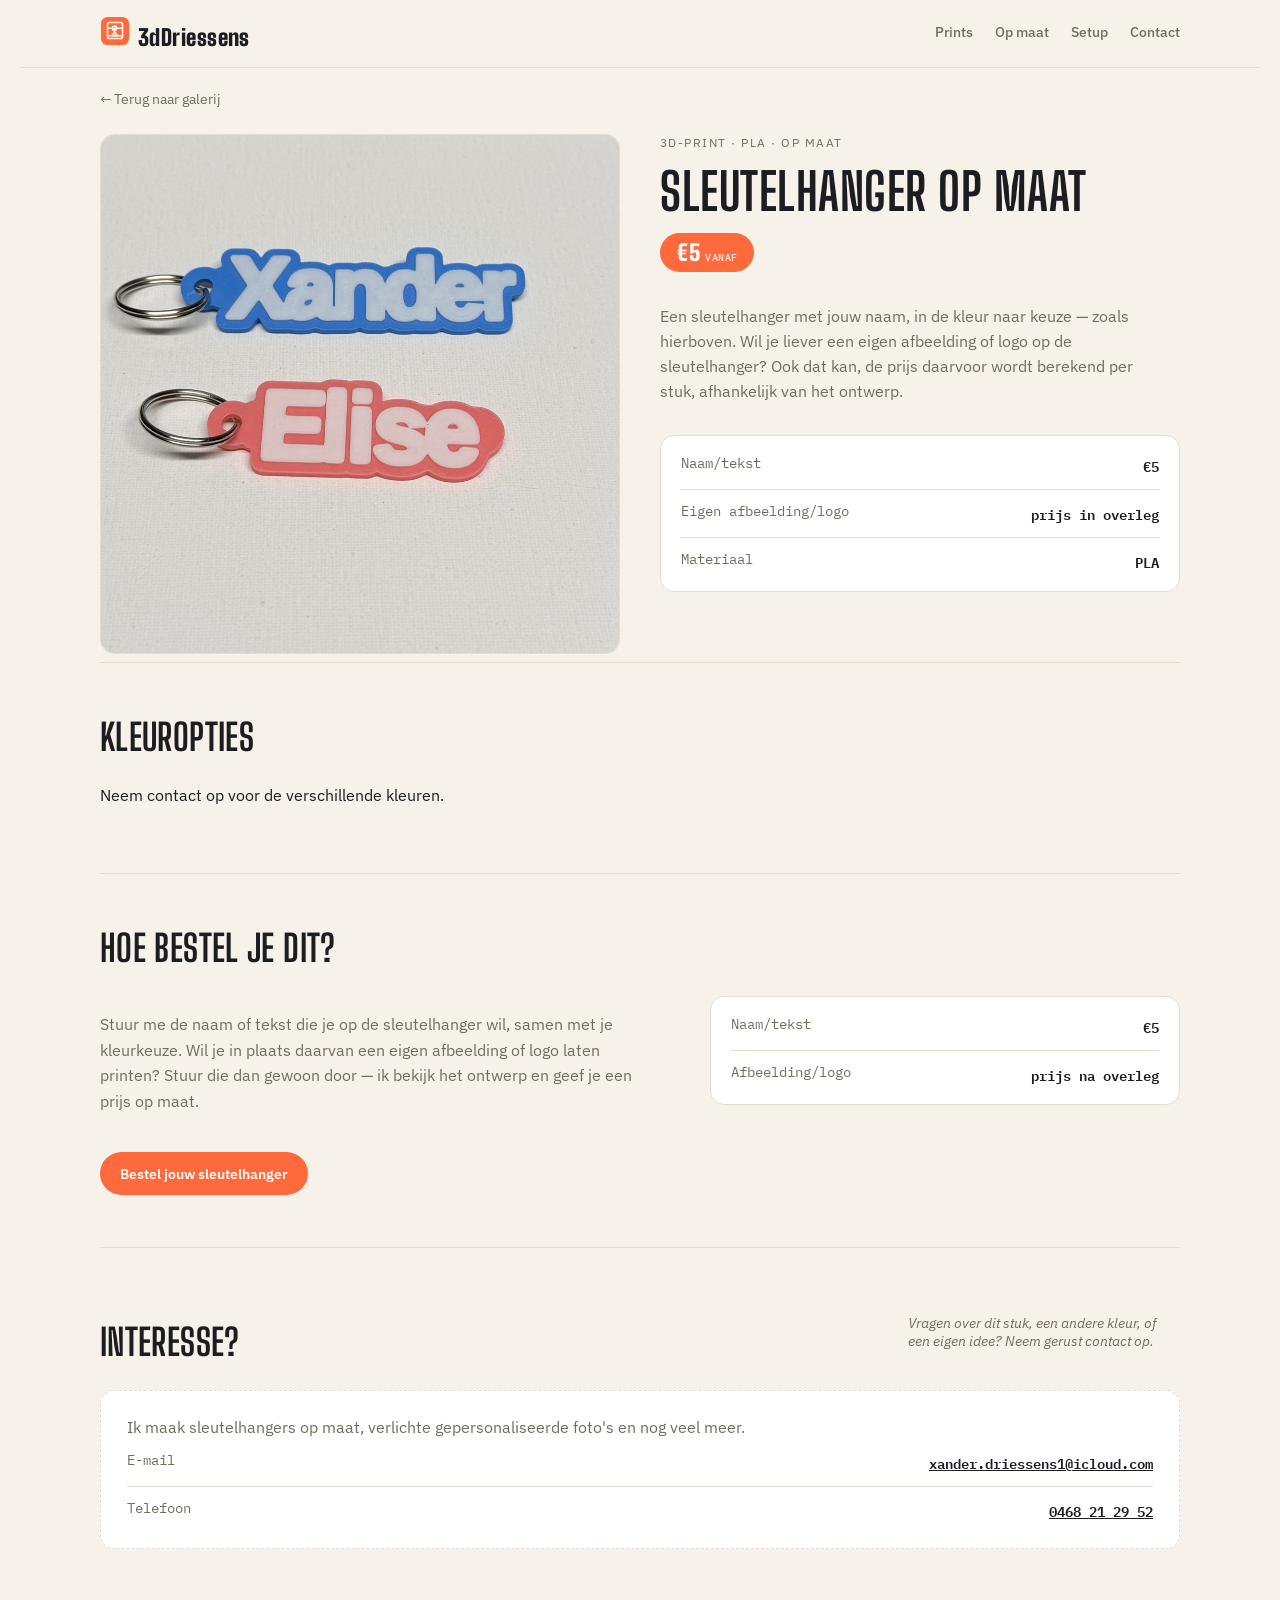
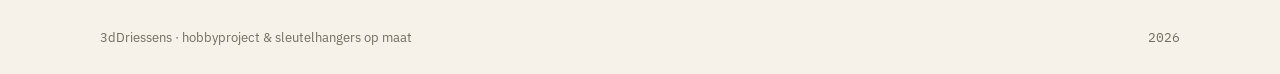
<file: product-sleutelhanger_4.html>
<!doctype html>
<html lang="nl">
<head>
<meta charset="UTF-8">
<meta name="viewport" content="width=device-width, initial-scale=1">
<title>Sleutelhanger op maat — 3dDriessens</title>
<meta name="description" content="Gepersonaliseerde sleutelhanger met naam, vanaf €5. Ook eigen afbeeldingen of logo's mogelijk, prijs in overleg per stuk.">
<link rel="preconnect" href="https://fonts.googleapis.com">
<link href="https://fonts.googleapis.com/css2?family=Big+Shoulders+Display:wght@700;900&family=IBM+Plex+Sans:wght@400;500;600&family=IBM+Plex+Mono:wght@400;500&display=swap" rel="stylesheet">
<link rel="stylesheet" href="style.css">
<link rel="icon" href="favicon.svg" type="image/svg+xml">
<link rel="alternate icon" href="favicon-32.png">
<link rel="apple-touch-icon" href="favicon-180.png">
</head>
<body>

<header class="site">
  <div class="wrap nav">
    <div class="brand">
      <svg class="logo" viewBox="0 0 64 64" width="30" height="30" aria-hidden="true"><rect x="2" y="2" width="60" height="60" rx="14" fill="#ff6a3d"/><g fill="none" stroke="#f6f2ea" stroke-width="3.4" stroke-linecap="round" stroke-linejoin="round"><rect x="16" y="14" width="32" height="34" rx="4"/><path d="M16 26 H48"/><rect x="27" y="22" width="8" height="8" rx="1.5"/><path d="M31 30 V38"/><path d="M16 42 H48"/><path d="M25 42 L31 34 L37 42 Z"/></g></svg>
      <strong>3dDriessens</strong>
    </div>
    <nav class="navlinks">
      <a href="index.html#prints">Prints</a>
      <a href="index.html#op-maat">Op maat</a>
      <a href="index.html#setup">Setup</a>
      <a href="index.html#contact">Contact</a>
    </nav>
  </div>
</header>

<main class="wrap">
  <a class="back-link" href="index.html">&larr; Terug naar galerij</a>

  <section class="detail-hero">
    <div class="detail-image">
      <img src="images/sleutelhanger-1.jpg" alt="Sleutelhangers op maat met de namen Xander en Elise">
    </div>
    <div class="detail-info">
      <div class="eyebrow">3D-print &middot; PLA &middot; op maat</div>
      <h1>Sleutelhanger op maat</h1>
      <div class="price-tag">&euro;5 <small>vanaf</small></div>
      <p class="lede">Een sleutelhanger met jouw naam, in de kleur naar keuze — zoals hierboven. Wil je liever een eigen afbeelding of logo op de sleutelhanger? Ook dat kan, de prijs daarvoor wordt berekend per stuk, afhankelijk van het ontwerp.</p>
      <div class="spec-table mono">
        <div class="spec-row"><span>Naam/tekst</span><span>&euro;5</span></div>
        <div class="spec-row"><span>Eigen afbeelding/logo</span><span>prijs in overleg</span></div>
        <div class="spec-row"><span>Materiaal</span><span>PLA</span></div>
      </div>
    </div>
  </section>

  <section>
    <div class="sec-head">
      <h2>Kleuropties</h2>
    </div>
    <p class="lede">Neem contact op voor de verschillende kleuren.</p>
  </section>

  <section>
    <div class="sec-head">
      <h2>Hoe bestel je dit?</h2>
    </div>
    <div class="setup">
      <p>Stuur me de naam of tekst die je op de sleutelhanger wil, samen met je kleurkeuze. Wil je in plaats daarvan een eigen afbeelding of logo laten printen? Stuur die dan gewoon door — ik bekijk het ontwerp en geef je een prijs op maat.</p>
      <div class="spec-table mono">
        <div class="spec-row"><span>Naam/tekst</span><span>&euro;5</span></div>
        <div class="spec-row"><span>Afbeelding/logo</span><span>prijs na overleg</span></div>
      </div>
    </div>
    <a href="#contact" class="btn">Bestel jouw sleutelhanger</a>
  </section>

  <section id="contact">
    <div class="sec-head">
      <h2>Interesse?</h2>
      <p class="sec-note">Vragen over dit stuk, een andere kleur, of een eigen idee? Neem gerust contact op.</p>
    </div>
    <div class="contact-box">
      <p>Ik maak sleutelhangers op maat, verlichte gepersonaliseerde foto's en nog veel meer.</p>
      <div class="spec-table mono" style="border:none;background:transparent;padding:0;margin-top:4px;">
        <div class="spec-row"><span>E-mail</span><span><a href="mailto:xander.driessens1@icloud.com">xander.driessens1@icloud.com</a></span></div>
        <div class="spec-row"><span>Telefoon</span><span><a href="tel:+32468212952">0468 21 29 52</a></span></div>
      </div>
    </div>
  </section>
</main>

<footer class="wrap">
  <span>3dDriessens · hobbyproject &amp; sleutelhangers op maat</span>
  <span class="mono">2026</span>
</footer>

</body>
</html>
</file>
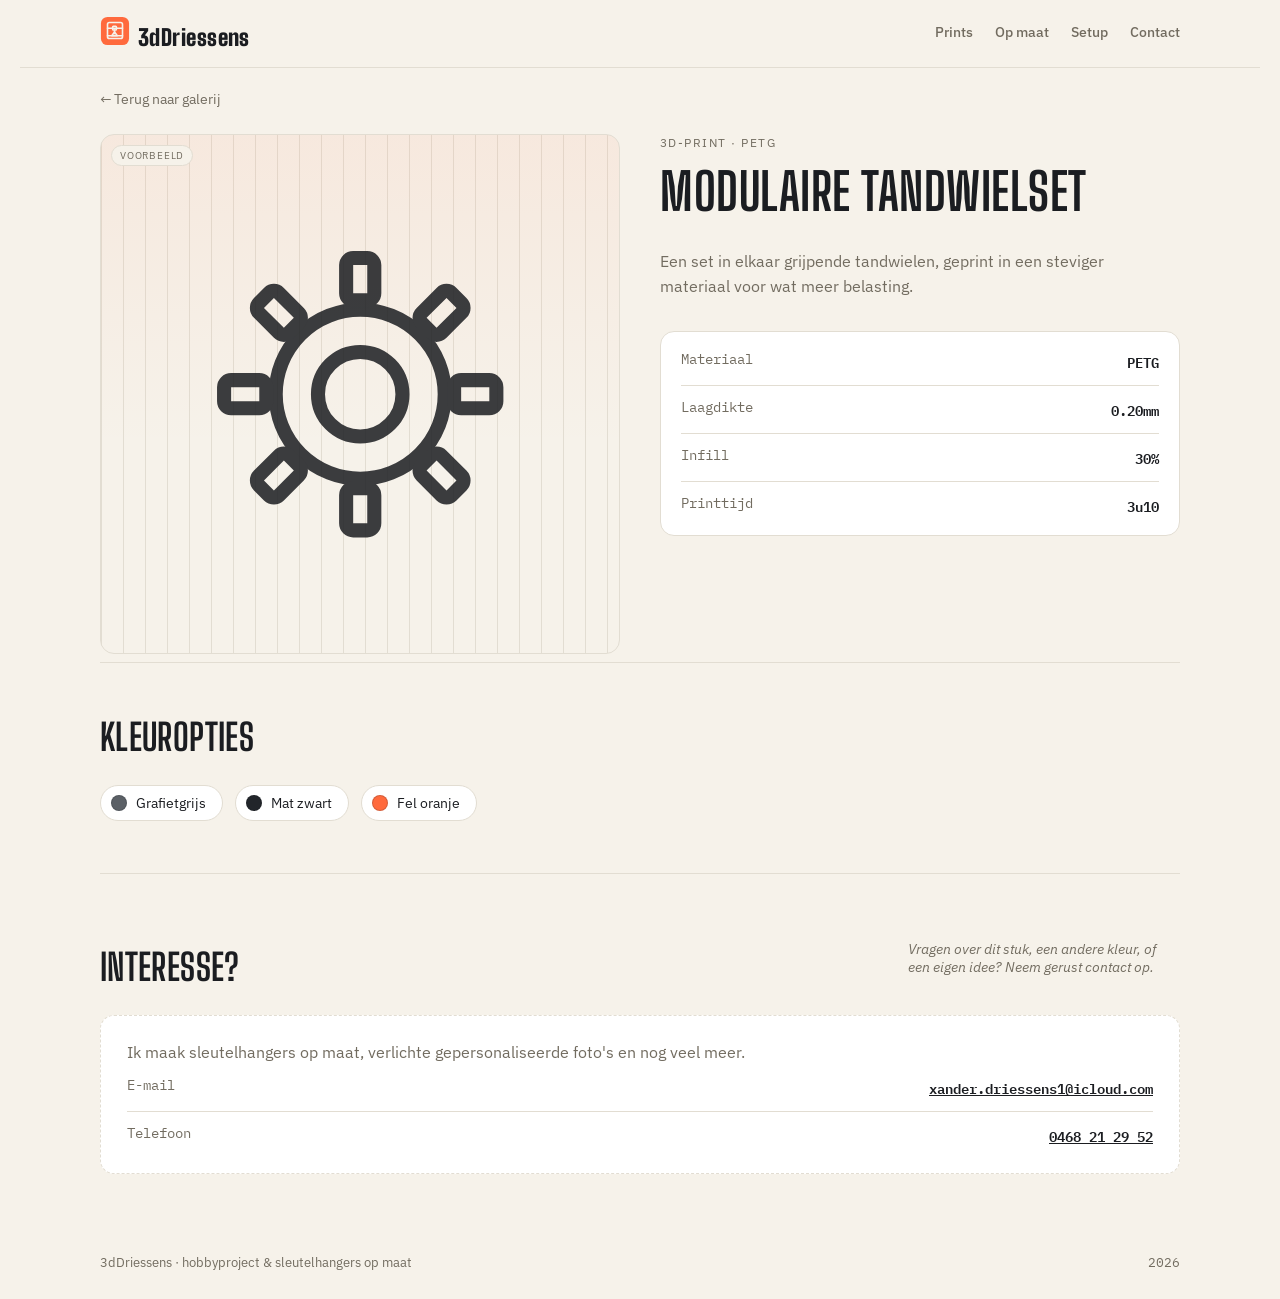
<file: product-tandwiel.html>
<!doctype html>
<html lang="nl">
<head>
<meta charset="UTF-8">
<meta name="viewport" content="width=device-width, initial-scale=1">
<title>Modulaire tandwielset — 3dDriessens</title>
<meta name="description" content="Een set in elkaar grijpende tandwielen, geprint in een steviger materiaal voor wat meer belasting.">
<link rel="preconnect" href="https://fonts.googleapis.com">
<link href="https://fonts.googleapis.com/css2?family=Big+Shoulders+Display:wght@700;900&family=IBM+Plex+Sans:wght@400;500;600&family=IBM+Plex+Mono:wght@400;500&display=swap" rel="stylesheet">
<link rel="stylesheet" href="style.css">
<link rel="icon" href="favicon.svg" type="image/svg+xml">
<link rel="alternate icon" href="favicon-32.png">
<link rel="apple-touch-icon" href="favicon-180.png">
</head>
<body>

<header class="site">
  <div class="wrap nav">
    <div class="brand">
      <svg class="logo" viewBox="0 0 64 64" width="30" height="30" aria-hidden="true"><rect x="2" y="2" width="60" height="60" rx="14" fill="#ff6a3d"/><g fill="none" stroke="#f6f2ea" stroke-width="3.4" stroke-linecap="round" stroke-linejoin="round"><rect x="16" y="14" width="32" height="34" rx="4"/><path d="M16 26 H48"/><rect x="27" y="22" width="8" height="8" rx="1.5"/><path d="M31 30 V38"/><path d="M16 42 H48"/><path d="M25 42 L31 34 L37 42 Z"/></g></svg>
      <strong>3dDriessens</strong>
    </div>
    <nav class="navlinks">
      <a href="index.html#prints">Prints</a>
      <a href="index.html#op-maat">Op maat</a>
      <a href="index.html#setup">Setup</a>
      <a href="index.html#contact">Contact</a>
    </nav>
  </div>
</header>

<main class="wrap">
  <a class="back-link" href="index.html">&larr; Terug naar galerij</a>

  <section class="detail-hero">
    <div class="detail-image">
      <span class="badge">voorbeeld</span>
      <svg viewBox="0 0 64 64" fill="none" stroke-width="3" stroke-linecap="round" stroke-linejoin="round">
        <circle cx="32" cy="32" r="9"/>
            <circle cx="32" cy="32" r="18"/>
            <g>
              <rect x="29" y="3" width="6" height="9" rx="1.5" transform="rotate(0 32 32)"/>
              <rect x="29" y="3" width="6" height="9" rx="1.5" transform="rotate(45 32 32)"/>
              <rect x="29" y="3" width="6" height="9" rx="1.5" transform="rotate(90 32 32)"/>
              <rect x="29" y="3" width="6" height="9" rx="1.5" transform="rotate(135 32 32)"/>
              <rect x="29" y="3" width="6" height="9" rx="1.5" transform="rotate(180 32 32)"/>
              <rect x="29" y="3" width="6" height="9" rx="1.5" transform="rotate(225 32 32)"/>
              <rect x="29" y="3" width="6" height="9" rx="1.5" transform="rotate(270 32 32)"/>
              <rect x="29" y="3" width="6" height="9" rx="1.5" transform="rotate(315 32 32)"/>
            </g>
      </svg>
    </div>
    <div class="detail-info">
      <div class="eyebrow">3D-print · PETG</div>
      <h1>Modulaire tandwielset</h1>
      <p class="lede">Een set in elkaar grijpende tandwielen, geprint in een steviger materiaal voor wat meer belasting.</p>
      <div class="spec-table mono">
        <div class="spec-row"><span>Materiaal</span><span>PETG</span></div>
        <div class="spec-row"><span>Laagdikte</span><span>0.20mm</span></div>
        <div class="spec-row"><span>Infill</span><span>30%</span></div>
        <div class="spec-row"><span>Printtijd</span><span>3u10</span></div>
      </div>
    </div>
  </section>

  <section>
    <div class="sec-head">
      <h2>Kleuropties</h2>
    </div>
    <div class="color-grid">
      <div class="color-chip"><span class="chip-dot" style="background:#5b6066"></span>Grafietgrijs</div>
      <div class="color-chip"><span class="chip-dot" style="background:#22252a"></span>Mat zwart</div>
      <div class="color-chip"><span class="chip-dot" style="background:#ff6a3d"></span>Fel oranje</div>
    </div>
    
  </section>

  <section id="contact">
    <div class="sec-head">
      <h2>Interesse?</h2>
      <p class="sec-note">Vragen over dit stuk, een andere kleur, of een eigen idee? Neem gerust contact op.</p>
    </div>
    <div class="contact-box">
      <p>Ik maak sleutelhangers op maat, verlichte gepersonaliseerde foto's en nog veel meer.</p>
      <div class="spec-table mono" style="border:none;background:transparent;padding:0;margin-top:4px;">
        <div class="spec-row"><span>E-mail</span><span><a href="mailto:xander.driessens1@icloud.com">xander.driessens1@icloud.com</a></span></div>
        <div class="spec-row"><span>Telefoon</span><span><a href="tel:+32468212952">0468 21 29 52</a></span></div>
      </div>
    </div>
  </section>
</main>

<footer class="wrap">
  <span>3dDriessens · hobbyproject &amp; sleutelhangers op maat</span>
  <span class="mono">2026</span>
</footer>

</body>
</html>
</file>
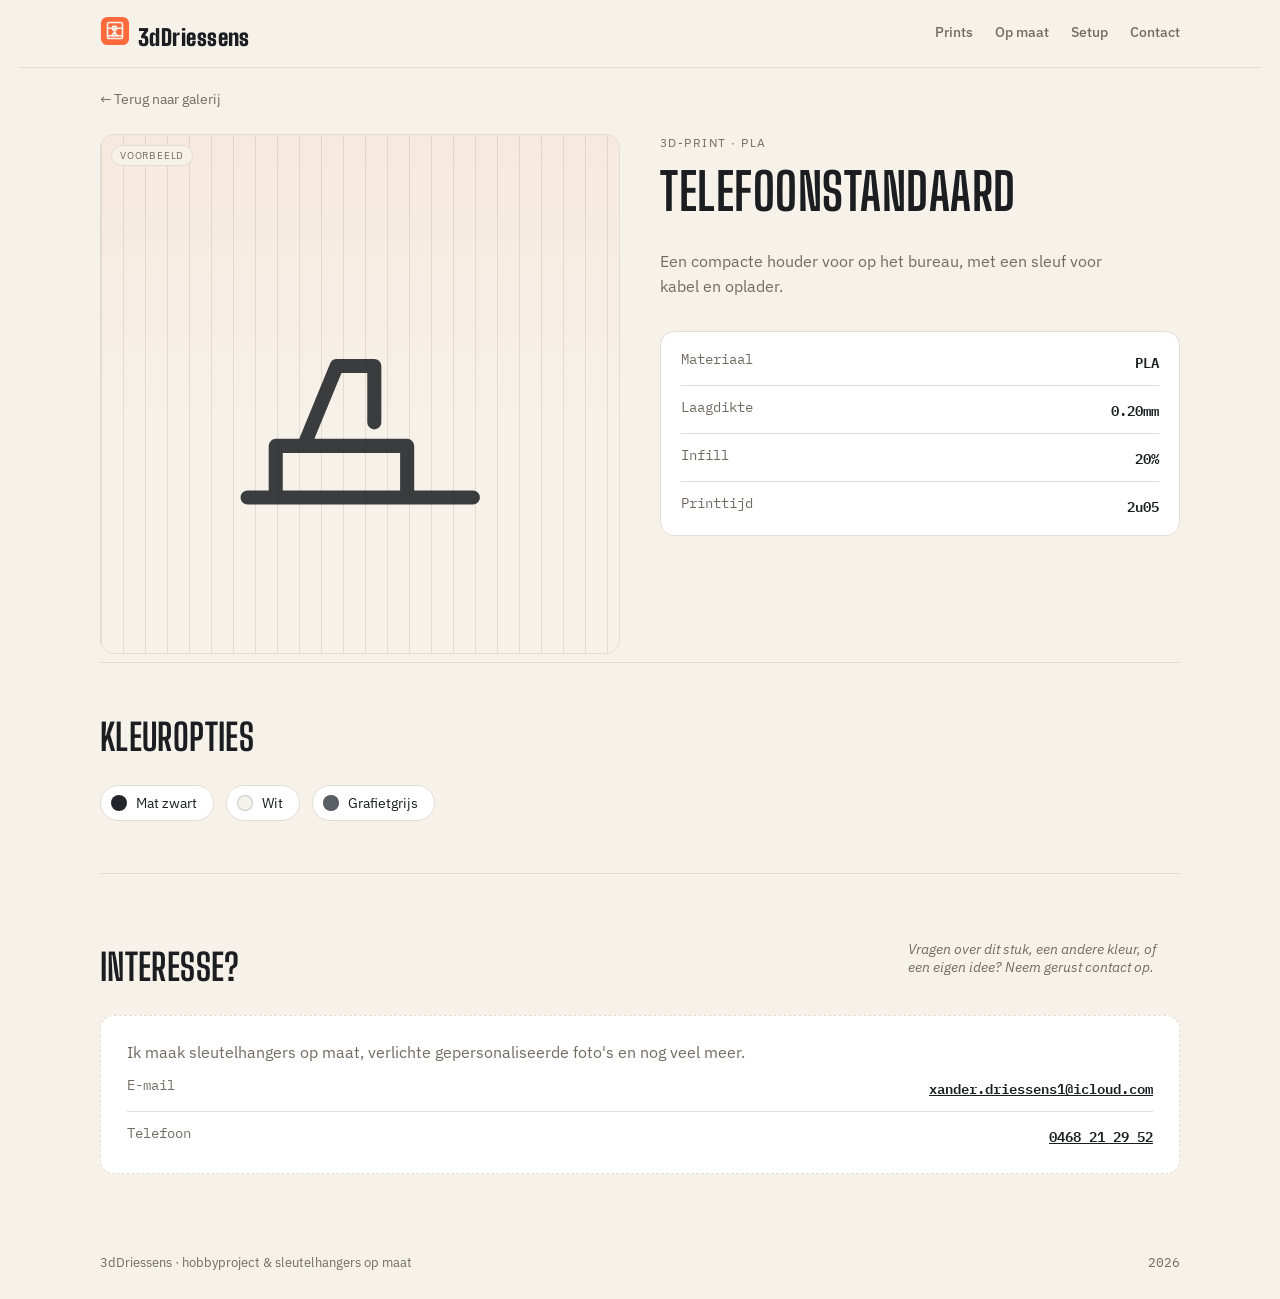
<file: product-telefoonstandaard.html>
<!doctype html>
<html lang="nl">
<head>
<meta charset="UTF-8">
<meta name="viewport" content="width=device-width, initial-scale=1">
<title>Telefoonstandaard — 3dDriessens</title>
<meta name="description" content="Een compacte houder voor op het bureau, met een sleuf voor kabel en oplader.">
<link rel="preconnect" href="https://fonts.googleapis.com">
<link href="https://fonts.googleapis.com/css2?family=Big+Shoulders+Display:wght@700;900&family=IBM+Plex+Sans:wght@400;500;600&family=IBM+Plex+Mono:wght@400;500&display=swap" rel="stylesheet">
<link rel="stylesheet" href="style.css">
<link rel="icon" href="favicon.svg" type="image/svg+xml">
<link rel="alternate icon" href="favicon-32.png">
<link rel="apple-touch-icon" href="favicon-180.png">
</head>
<body>

<header class="site">
  <div class="wrap nav">
    <div class="brand">
      <svg class="logo" viewBox="0 0 64 64" width="30" height="30" aria-hidden="true"><rect x="2" y="2" width="60" height="60" rx="14" fill="#ff6a3d"/><g fill="none" stroke="#f6f2ea" stroke-width="3.4" stroke-linecap="round" stroke-linejoin="round"><rect x="16" y="14" width="32" height="34" rx="4"/><path d="M16 26 H48"/><rect x="27" y="22" width="8" height="8" rx="1.5"/><path d="M31 30 V38"/><path d="M16 42 H48"/><path d="M25 42 L31 34 L37 42 Z"/></g></svg>
      <strong>3dDriessens</strong>
    </div>
    <nav class="navlinks">
      <a href="index.html#prints">Prints</a>
      <a href="index.html#op-maat">Op maat</a>
      <a href="index.html#setup">Setup</a>
      <a href="index.html#contact">Contact</a>
    </nav>
  </div>
</header>

<main class="wrap">
  <a class="back-link" href="index.html">&larr; Terug naar galerij</a>

  <section class="detail-hero">
    <div class="detail-image">
      <span class="badge">voorbeeld</span>
      <svg viewBox="0 0 64 64" fill="none" stroke-width="3" stroke-linecap="round" stroke-linejoin="round">
        <path d="M8 54 H56 M14 54 L14 43 L42 43 L42 54 M20 43 L27 26 H35 L35 38"/>
      </svg>
    </div>
    <div class="detail-info">
      <div class="eyebrow">3D-print · PLA</div>
      <h1>Telefoonstandaard</h1>
      <p class="lede">Een compacte houder voor op het bureau, met een sleuf voor kabel en oplader.</p>
      <div class="spec-table mono">
        <div class="spec-row"><span>Materiaal</span><span>PLA</span></div>
        <div class="spec-row"><span>Laagdikte</span><span>0.20mm</span></div>
        <div class="spec-row"><span>Infill</span><span>20%</span></div>
        <div class="spec-row"><span>Printtijd</span><span>2u05</span></div>
      </div>
    </div>
  </section>

  <section>
    <div class="sec-head">
      <h2>Kleuropties</h2>
    </div>
    <div class="color-grid">
      <div class="color-chip"><span class="chip-dot" style="background:#22252a"></span>Mat zwart</div>
      <div class="color-chip"><span class="chip-dot" style="background:#f4f1ea"></span>Wit</div>
      <div class="color-chip"><span class="chip-dot" style="background:#5b6066"></span>Grafietgrijs</div>
    </div>
    
  </section>

  <section id="contact">
    <div class="sec-head">
      <h2>Interesse?</h2>
      <p class="sec-note">Vragen over dit stuk, een andere kleur, of een eigen idee? Neem gerust contact op.</p>
    </div>
    <div class="contact-box">
      <p>Ik maak sleutelhangers op maat, verlichte gepersonaliseerde foto's en nog veel meer.</p>
      <div class="spec-table mono" style="border:none;background:transparent;padding:0;margin-top:4px;">
        <div class="spec-row"><span>E-mail</span><span><a href="mailto:xander.driessens1@icloud.com">xander.driessens1@icloud.com</a></span></div>
        <div class="spec-row"><span>Telefoon</span><span><a href="tel:+32468212952">0468 21 29 52</a></span></div>
      </div>
    </div>
  </section>
</main>

<footer class="wrap">
  <span>3dDriessens · hobbyproject &amp; sleutelhangers op maat</span>
  <span class="mono">2026</span>
</footer>

</body>
</html>
</file>
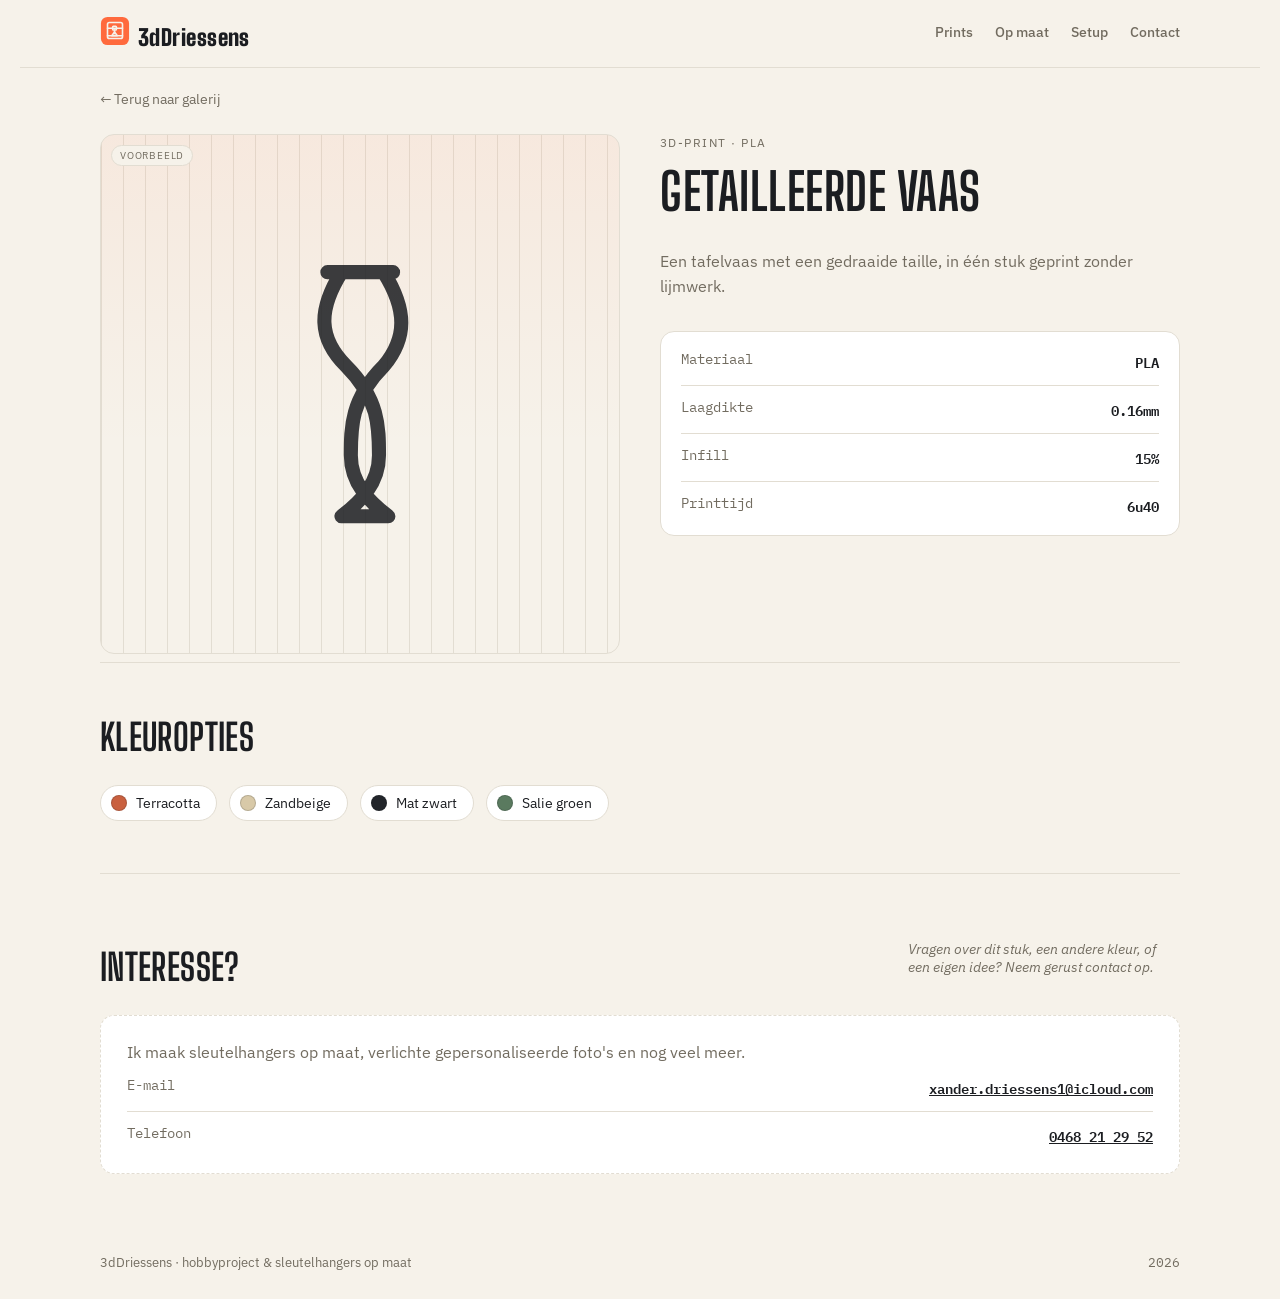
<file: product-vaas.html>
<!doctype html>
<html lang="nl">
<head>
<meta charset="UTF-8">
<meta name="viewport" content="width=device-width, initial-scale=1">
<title>Getailleerde vaas — 3dDriessens</title>
<meta name="description" content="Een tafelvaas met een gedraaide taille, in één stuk geprint zonder lijmwerk.">
<link rel="preconnect" href="https://fonts.googleapis.com">
<link href="https://fonts.googleapis.com/css2?family=Big+Shoulders+Display:wght@700;900&family=IBM+Plex+Sans:wght@400;500;600&family=IBM+Plex+Mono:wght@400;500&display=swap" rel="stylesheet">
<link rel="stylesheet" href="style.css">
<link rel="icon" href="favicon.svg" type="image/svg+xml">
<link rel="alternate icon" href="favicon-32.png">
<link rel="apple-touch-icon" href="favicon-180.png">
</head>
<body>

<header class="site">
  <div class="wrap nav">
    <div class="brand">
      <svg class="logo" viewBox="0 0 64 64" width="30" height="30" aria-hidden="true"><rect x="2" y="2" width="60" height="60" rx="14" fill="#ff6a3d"/><g fill="none" stroke="#f6f2ea" stroke-width="3.4" stroke-linecap="round" stroke-linejoin="round"><rect x="16" y="14" width="32" height="34" rx="4"/><path d="M16 26 H48"/><rect x="27" y="22" width="8" height="8" rx="1.5"/><path d="M31 30 V38"/><path d="M16 42 H48"/><path d="M25 42 L31 34 L37 42 Z"/></g></svg>
      <strong>3dDriessens</strong>
    </div>
    <nav class="navlinks">
      <a href="index.html#prints">Prints</a>
      <a href="index.html#op-maat">Op maat</a>
      <a href="index.html#setup">Setup</a>
      <a href="index.html#contact">Contact</a>
    </nav>
  </div>
</header>

<main class="wrap">
  <a class="back-link" href="index.html">&larr; Terug naar galerij</a>

  <section class="detail-hero">
    <div class="detail-image">
      <span class="badge">voorbeeld</span>
      <svg viewBox="0 0 64 64" fill="none" stroke-width="3" stroke-linecap="round" stroke-linejoin="round">
        <path d="M25 6 H39 M28 6 C23 14 23 20 29 26 C36 33 36 39 36 45 C36 51 32 55 28 58 H38 C34 55 30 51 30 45 C30 39 30 33 37 26 C42 20 42 14 37 6"/>
      </svg>
    </div>
    <div class="detail-info">
      <div class="eyebrow">3D-print · PLA</div>
      <h1>Getailleerde vaas</h1>
      <p class="lede">Een tafelvaas met een gedraaide taille, in één stuk geprint zonder lijmwerk.</p>
      <div class="spec-table mono">
        <div class="spec-row"><span>Materiaal</span><span>PLA</span></div>
        <div class="spec-row"><span>Laagdikte</span><span>0.16mm</span></div>
        <div class="spec-row"><span>Infill</span><span>15%</span></div>
        <div class="spec-row"><span>Printtijd</span><span>6u40</span></div>
      </div>
    </div>
  </section>

  <section>
    <div class="sec-head">
      <h2>Kleuropties</h2>
    </div>
    <div class="color-grid">
      <div class="color-chip"><span class="chip-dot" style="background:#c9603f"></span>Terracotta</div>
      <div class="color-chip"><span class="chip-dot" style="background:#d8c9a8"></span>Zandbeige</div>
      <div class="color-chip"><span class="chip-dot" style="background:#22252a"></span>Mat zwart</div>
      <div class="color-chip"><span class="chip-dot" style="background:#5a7a5f"></span>Salie groen</div>
    </div>
    
  </section>

  <section id="contact">
    <div class="sec-head">
      <h2>Interesse?</h2>
      <p class="sec-note">Vragen over dit stuk, een andere kleur, of een eigen idee? Neem gerust contact op.</p>
    </div>
    <div class="contact-box">
      <p>Ik maak sleutelhangers op maat, verlichte gepersonaliseerde foto's en nog veel meer.</p>
      <div class="spec-table mono" style="border:none;background:transparent;padding:0;margin-top:4px;">
        <div class="spec-row"><span>E-mail</span><span><a href="mailto:xander.driessens1@icloud.com">xander.driessens1@icloud.com</a></span></div>
        <div class="spec-row"><span>Telefoon</span><span><a href="tel:+32468212952">0468 21 29 52</a></span></div>
      </div>
    </div>
  </section>
</main>

<footer class="wrap">
  <span>3dDriessens · hobbyproject &amp; sleutelhangers op maat</span>
  <span class="mono">2026</span>
</footer>

</body>
</html>
</file>
<file: style.css>
:root{
    --ink:#1b1d21;
    --paper:#f6f2ea;
    --surface:#ffffff;
    --line:#e2ddd2;
    --muted:#726c60;
    --accent:#ff6a3d;
    --accent-2:#1f9e94;
    --accent-ink:#ffffff;
    --radius:14px;
  }
  @media (prefers-color-scheme: dark){
    :root:not([data-theme="light"]){
      --ink:#f1ede4;
      --paper:#15171b;
      --surface:#1c1f24;
      --line:#2b2f36;
      --muted:#9c9689;
      --accent:#ff7d52;
      --accent-2:#37cabf;
      --accent-ink:#15171b;
    }
  }
  :root[data-theme="dark"]{
    --ink:#f1ede4;
    --paper:#15171b;
    --surface:#1c1f24;
    --line:#2b2f36;
    --muted:#9c9689;
    --accent:#ff7d52;
    --accent-2:#37cabf;
    --accent-ink:#15171b;
  }

  *{box-sizing:border-box;}
  html,body{margin:0;}
  body{
    background:var(--paper);
    color:var(--ink);
    font-family:"IBM Plex Sans",system-ui,sans-serif;
    padding:0 20px;
  }
  h1,h2,h3{
    font-family:"Big Shoulders Display","Arial Narrow",sans-serif;
    text-transform:uppercase;
    letter-spacing:.01em;
    text-wrap:balance;
    margin:0;
  }
  .mono{
    font-family:"IBM Plex Mono",ui-monospace,monospace;
  }
  a{color:inherit;}
  .wrap{
    max-width:1080px;
    margin:0 auto;
  }

  /* header */
  header.site{
    position:sticky;
    top:0;
    z-index:10;
    background:color-mix(in srgb, var(--paper) 88%, transparent);
    backdrop-filter:blur(8px);
    border-bottom:1px solid var(--line);
  }
  .nav{
    display:flex;
    align-items:center;
    justify-content:space-between;
    gap:16px;
    padding:16px 0;
    flex-wrap:wrap;
  }
  .brand{
    display:flex;
    align-items:baseline;
    gap:8px;
  }
  .brand .logo{
    display:block;
    flex-shrink:0;
  }
  .brand strong{
    font-family:"Big Shoulders Display",sans-serif;
    font-weight:900;
    font-size:1.4rem;
    letter-spacing:.02em;
  }
  .navlinks{
    display:flex;
    gap:22px;
    font-size:.9rem;
    font-weight:500;
  }
  .navlinks a{
    text-decoration:none;
    color:var(--muted);
    border-bottom:2px solid transparent;
    padding-bottom:2px;
  }
  .navlinks a:hover{color:var(--ink);border-color:var(--accent);}

  /* hero */
  .hero{
    padding:64px 0 40px;
    display:grid;
    gap:22px;
  }
  .eyebrow{
    font-size:.78rem;
    color:var(--muted);
    letter-spacing:.12em;
    text-transform:uppercase;
  }
  .hero h1{
    font-size:clamp(2.6rem,7vw,4.6rem);
    font-weight:900;
    line-height:.95;
  }
  .hero p.lede{
    max-width:56ch;
    font-size:1.08rem;
    color:var(--muted);
    line-height:1.55;
  }
  .statusbar{
    margin-top:8px;
    border:1px solid var(--line);
    border-radius:var(--radius);
    background:var(--surface);
    padding:14px 18px;
    display:flex;
    flex-wrap:wrap;
    gap:10px 28px;
    font-size:.82rem;
  }
  .statusbar .item{display:flex;gap:8px;align-items:center;color:var(--muted);}
  .statusbar .item b{color:var(--ink);font-weight:600;}
  .dot{width:8px;height:8px;border-radius:50%;background:var(--accent-2);display:inline-block;}
  .dot.on{background:#3bcf6c;}

  /* section headings */
  section{padding:52px 0;}
  section + section{border-top:1px solid var(--line);}
  .sec-head{
    display:flex;
    justify-content:space-between;
    align-items:flex-end;
    gap:16px;
    flex-wrap:wrap;
    margin-bottom:26px;
  }
  .sec-head h2{font-size:clamp(1.7rem,4vw,2.3rem);}
  .sec-note{
    font-style:italic;
    color:var(--muted);
    font-size:.85rem;
    max-width:34ch;
  }

  /* gallery */
  .grid{
    display:grid;
    grid-template-columns:repeat(auto-fill,minmax(230px,1fr));
    gap:20px;
  }
  .card{
    background:var(--surface);
    border:1px solid var(--line);
    border-radius:var(--radius);
    overflow:hidden;
    display:flex;
    flex-direction:column;
  }
  .thumb{
    aspect-ratio:1/1;
    display:flex;
    align-items:center;
    justify-content:center;
    background:
      linear-gradient(180deg, color-mix(in srgb, var(--accent) 7%, transparent), transparent 60%),
      repeating-linear-gradient(90deg, var(--line) 0 1px, transparent 1px 22px);
    position:relative;
    color:var(--muted);
  }
  .thumb svg{width:56%;height:56%;stroke:var(--ink);opacity:.85;}
  .thumb img{width:100%;height:100%;object-fit:cover;display:block;}
  .badge{
    position:absolute;
    top:10px;left:10px;
    font-size:.62rem;
    letter-spacing:.08em;
    text-transform:uppercase;
    background:var(--paper);
    border:1px solid var(--line);
    color:var(--muted);
    padding:3px 8px;
    border-radius:999px;
  }
  .card-body{padding:14px 16px 16px;display:grid;gap:8px;}
  .card-body h3{font-size:1.05rem;font-weight:900;letter-spacing:.01em;}
  .spec{
    font-size:.76rem;
    color:var(--muted);
    display:flex;
    flex-wrap:wrap;
    gap:6px 10px;
    align-items:center;
  }
  .swatch{width:9px;height:9px;border-radius:50%;display:inline-block;border:1px solid color-mix(in srgb, var(--ink) 20%, transparent);}

  /* setup */
  .setup{
    display:grid;
    grid-template-columns:1.1fr .9fr;
    gap:36px;
  }
  .setup p{color:var(--muted);line-height:1.6;max-width:56ch;}
  .spec-table{
    border:1px solid var(--line);
    border-radius:var(--radius);
    background:var(--surface);
    padding:18px 20px;
    display:grid;
    gap:12px;
    align-self:start;
  }
  .spec-row{
    display:flex;
    justify-content:space-between;
    gap:12px;
    font-size:.85rem;
    padding-bottom:12px;
    border-bottom:1px solid var(--line);
  }
  .spec-row:last-child{border-bottom:none;padding-bottom:0;}
  .spec-row span:first-child{color:var(--muted);}
  .spec-row span:last-child{font-weight:600;text-align:right;}

  /* contact */
  .contact-box{
    border:1px dashed var(--line);
    border-radius:var(--radius);
    padding:26px;
    background:var(--surface);
    display:grid;
    gap:10px;
  }
  .contact-box p{color:var(--muted);margin:0;}
  .btn{
    display:inline-block;
    background:var(--accent);
    color:var(--accent-ink);
    font-weight:600;
    text-decoration:none;
    padding:12px 20px;
    border-radius:999px;
    font-size:.9rem;
    margin-top:22px;
  }
  .btn:hover{opacity:.9;}

  footer{
    padding:28px 0;
    color:var(--muted);
    font-size:.8rem;
    display:flex;
    justify-content:space-between;
    flex-wrap:wrap;
    gap:8px;
  }

  @media (max-width:640px){
    .setup{grid-template-columns:1fr;}
    .statusbar{font-size:.76rem;}
  }


/* --- product detail pages & clickable cards --- */
.card{
  text-decoration:none;
  color:inherit;
  cursor:pointer;
  transition:border-color .15s ease, transform .15s ease;
}
.card:hover{
  border-color:var(--accent);
  transform:translateY(-2px);
}

.back-link{
  display:inline-flex;
  align-items:center;
  gap:6px;
  color:var(--muted);
  text-decoration:none;
  font-size:.85rem;
  margin:22px 0 6px;
}
.back-link:hover{color:var(--accent);}

.detail-hero{
  display:grid;
  grid-template-columns:1fr 1fr;
  gap:40px;
  padding:20px 0 8px;
  align-items:start;
}
.detail-image{
  aspect-ratio:1/1;
  border-radius:var(--radius);
  border:1px solid var(--line);
  background:
    linear-gradient(180deg, color-mix(in srgb, var(--accent) 7%, transparent), transparent 60%),
    repeating-linear-gradient(90deg, var(--line) 0 1px, transparent 1px 22px);
  display:flex;
  align-items:center;
  justify-content:center;
  position:relative;
}
.detail-image svg{width:58%;height:58%;stroke:var(--ink);opacity:.85;}
.detail-image img{width:100%;height:100%;object-fit:cover;border-radius:inherit;display:block;}
.detail-info{display:grid;gap:16px;align-content:start;}
.detail-info h1{font-size:clamp(2.1rem,5vw,3.2rem);line-height:1;}
.detail-info p.lede{color:var(--muted);font-size:1rem;line-height:1.55;max-width:48ch;}
.price-tag{
  display:inline-flex;
  align-items:baseline;
  gap:4px;
  background:var(--accent);
  color:var(--accent-ink);
  font-family:"Big Shoulders Display",sans-serif;
  font-weight:900;
  font-size:1.4rem;
  padding:6px 16px;
  border-radius:999px;
  width:max-content;
}
.price-tag small{font-family:"IBM Plex Mono",monospace;font-weight:500;font-size:.65rem;letter-spacing:.05em;text-transform:uppercase;opacity:.85;}

.photo-strip{
  display:grid;
  grid-template-columns:1fr 1fr;
  gap:16px;
}
.photo-strip figure{margin:0;}
.photo-strip img{
  width:100%;
  aspect-ratio:4/3;
  object-fit:cover;
  border-radius:var(--radius);
  border:1px solid var(--line);
  display:block;
}
.photo-strip figcaption{
  font-size:.78rem;
  color:var(--muted);
  margin-top:8px;
}
@media (max-width:640px){
  .photo-strip{grid-template-columns:1fr;}
}

.color-grid{display:flex;flex-wrap:wrap;gap:12px;}
.color-chip{
  display:flex;
  align-items:center;
  gap:9px;
  border:1px solid var(--line);
  background:var(--surface);
  border-radius:999px;
  padding:8px 16px 8px 10px;
  font-size:.85rem;
}
.chip-dot{
  width:16px;height:16px;border-radius:50%;
  display:inline-block;
  border:1px solid color-mix(in srgb, var(--ink) 18%, transparent);
}

@media (max-width:720px){
  .detail-hero{grid-template-columns:1fr;}
}
</file>
